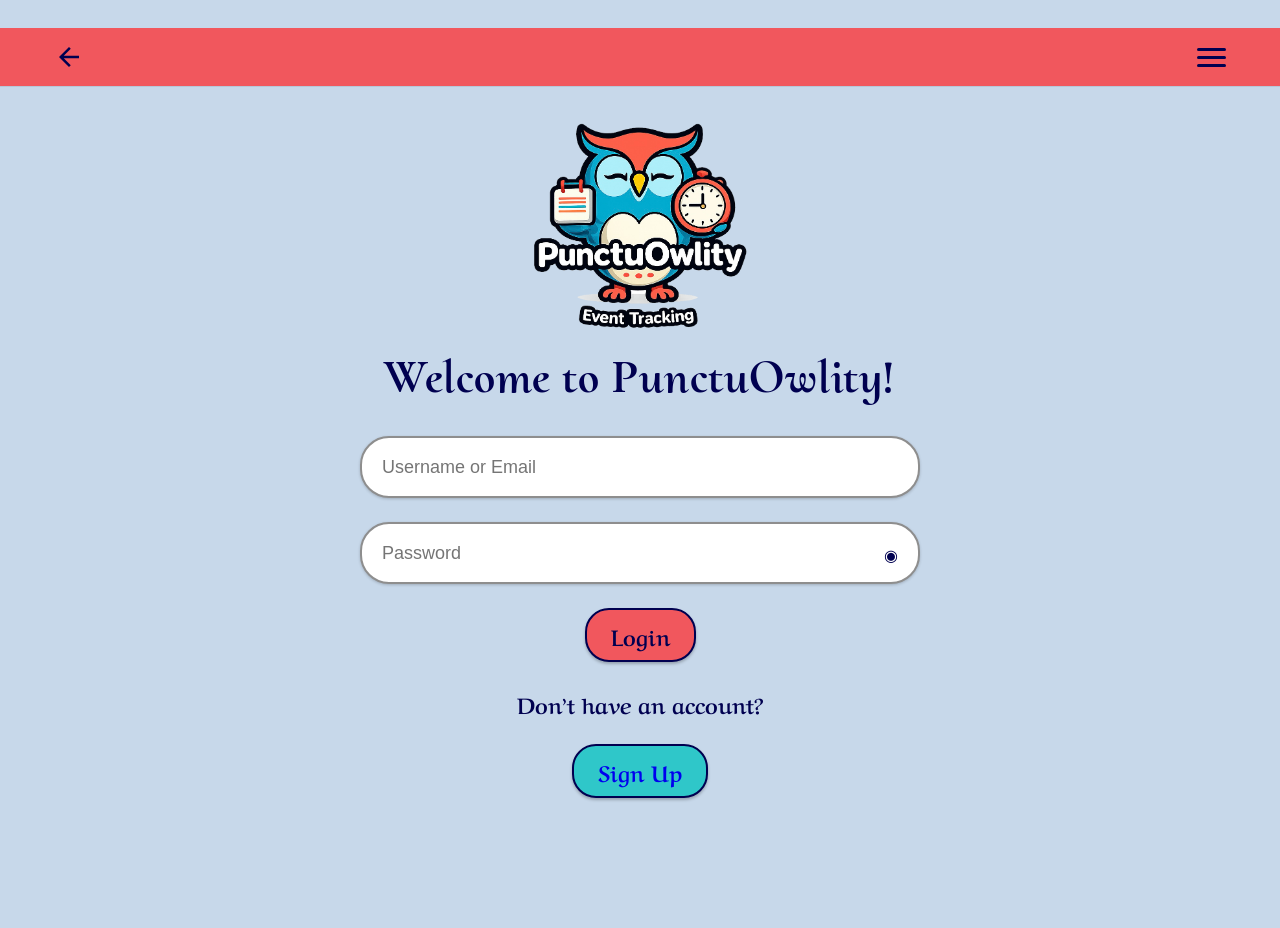
<file: index.html>
<!doctype html>
<html lang="en">
<head>
  <meta charset="utf-8">
  <meta name="viewport" content="width=device-width,initial-scale=1">
  <title>Login | PunctuOwlity</title>
  <link rel="stylesheet" href="styles.css">
</head>
<body data-page="login">
  <header class="topbar"><button class="icon-button back" aria-label="Go back">←</button><div class="topbar-menu"><button class="menu-button" type="button" aria-label="Open page menu" aria-expanded="false"><span></span><span></span><span></span></button><nav class="menu-panel" aria-label="Project pages"><a href="case-study.html">Case Study</a><a href="articles.html">Articles</a></nav></div></header>
  <main class="auth-page">
    <div class="logo" role="img" aria-label="PunctuOwlity logo"></div>
    <h1>Welcome to PunctuOwlity!</h1>
    <form id="loginForm" class="form-card" novalidate>
      <label class="field"><span class="sr-only">Username or email</span><input id="editUsername" type="text" autocomplete="username" placeholder="Username or Email" required></label>
      <label class="field password-field"><span class="sr-only">Password</span><input id="editPassword" type="password" autocomplete="current-password" placeholder="Password" required><button type="button" class="toggle-password" aria-label="Show password">◉</button></label>
      <button class="button coral" type="submit">Login</button>
      <p>Don’t have an account?</p>
      <a class="button turquoise" href="signup.html">Sign Up</a>
    </form>
  </main>
  <script src="app.js"></script>
</body>
</html>
</file>
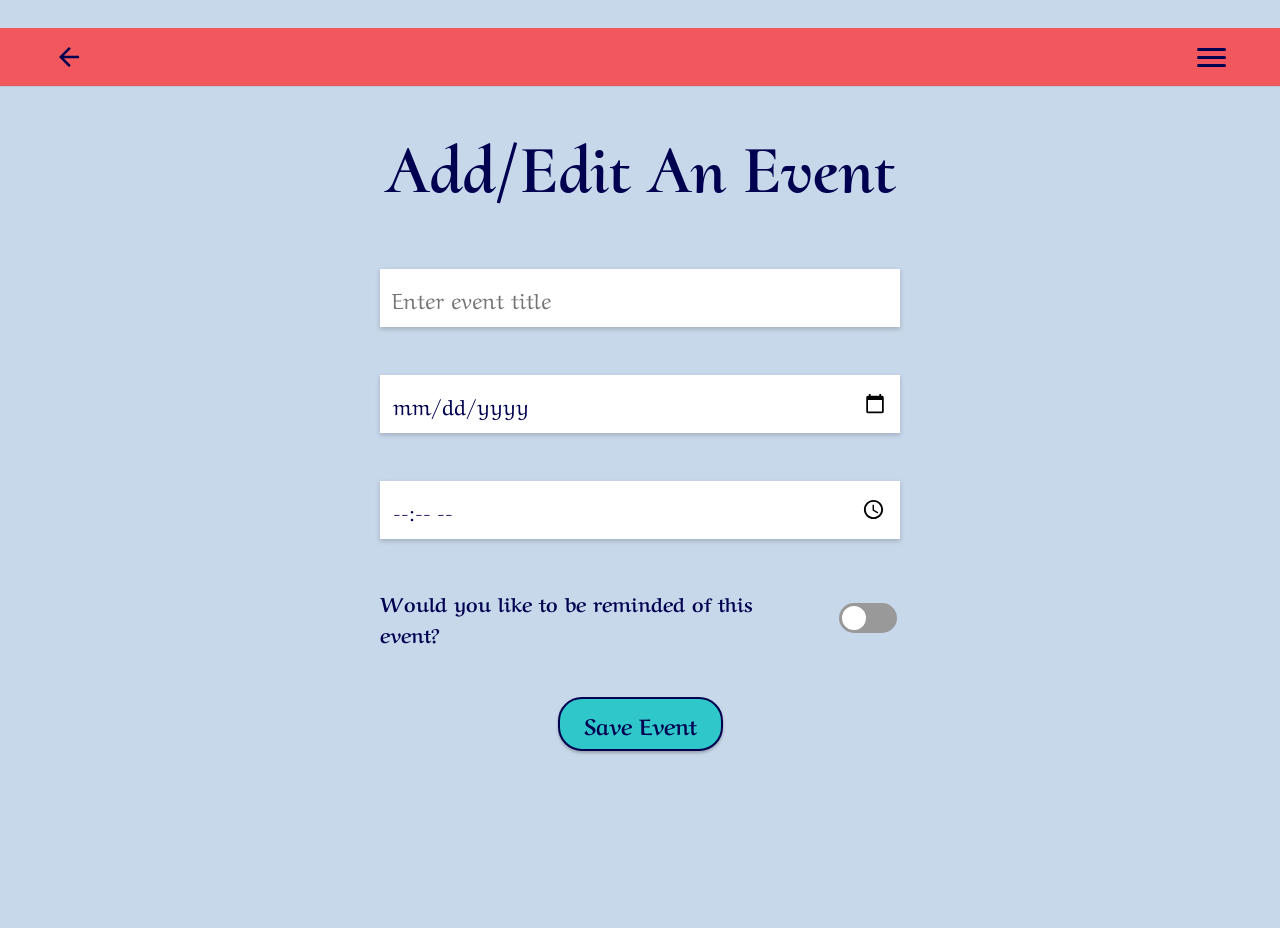
<file: add-event.html>
<!doctype html><html lang="en"><head><meta charset="utf-8"><meta name="viewport" content="width=device-width,initial-scale=1"><title>Add/Edit An Event | PunctuOwlity</title><link rel="stylesheet" href="styles.css"></head><body data-page="add"><header class="topbar"><button class="icon-button back" aria-label="Go back">←</button></header><main class="event-form-page"><h1>Add/Edit An Event</h1><form id="eventForm"><label class="plain-field"><span class="sr-only">Event title</span><input id="eventTitle" placeholder="Enter event title" required></label><label class="plain-field"><span class="sr-only">Event date</span><input id="eventDate" type="date" required></label><label class="plain-field"><span class="sr-only">Event time</span><input id="eventTime" type="time"></label><label class="switch-row"><span>Would you like to be reminded of this event?</span><input id="eventAlert" type="checkbox" role="switch"></label><button class="button turquoise" type="submit">Save Event</button></form></main><script src="app.js"></script></body></html>
</file>
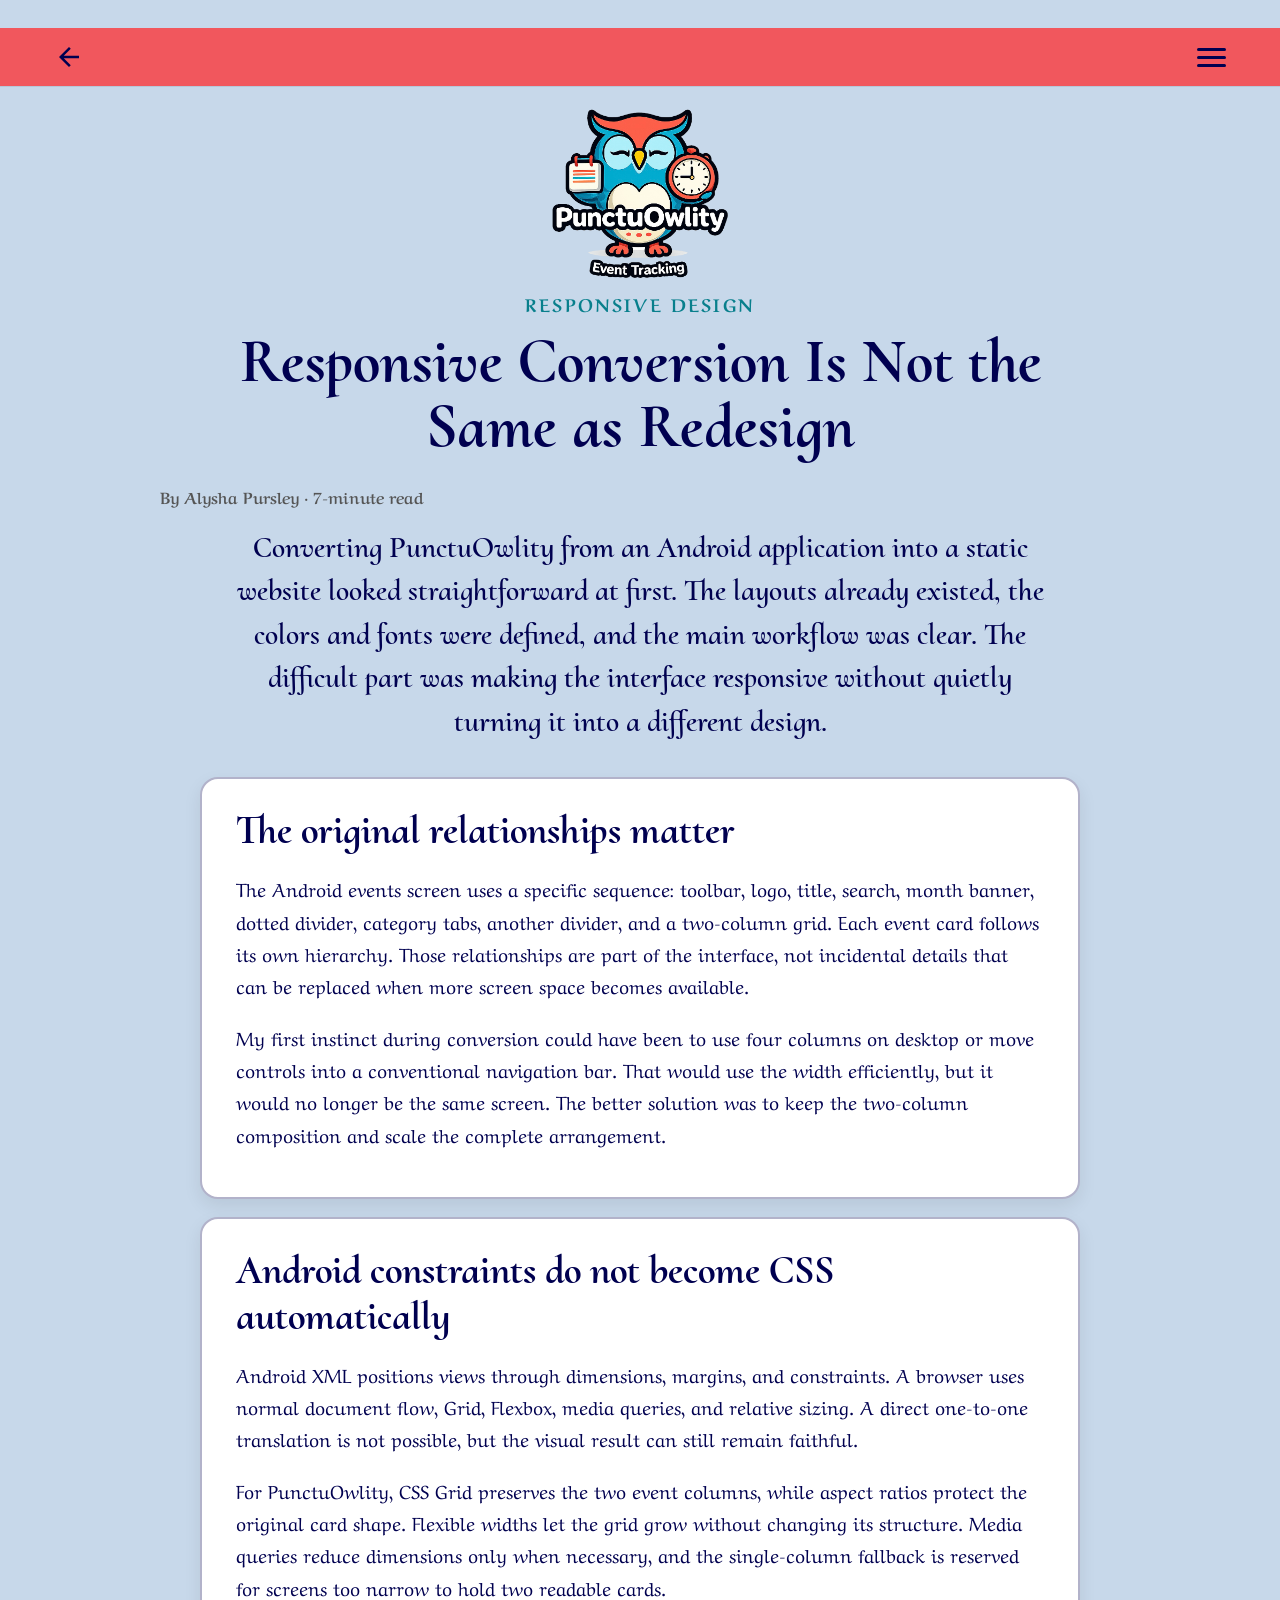
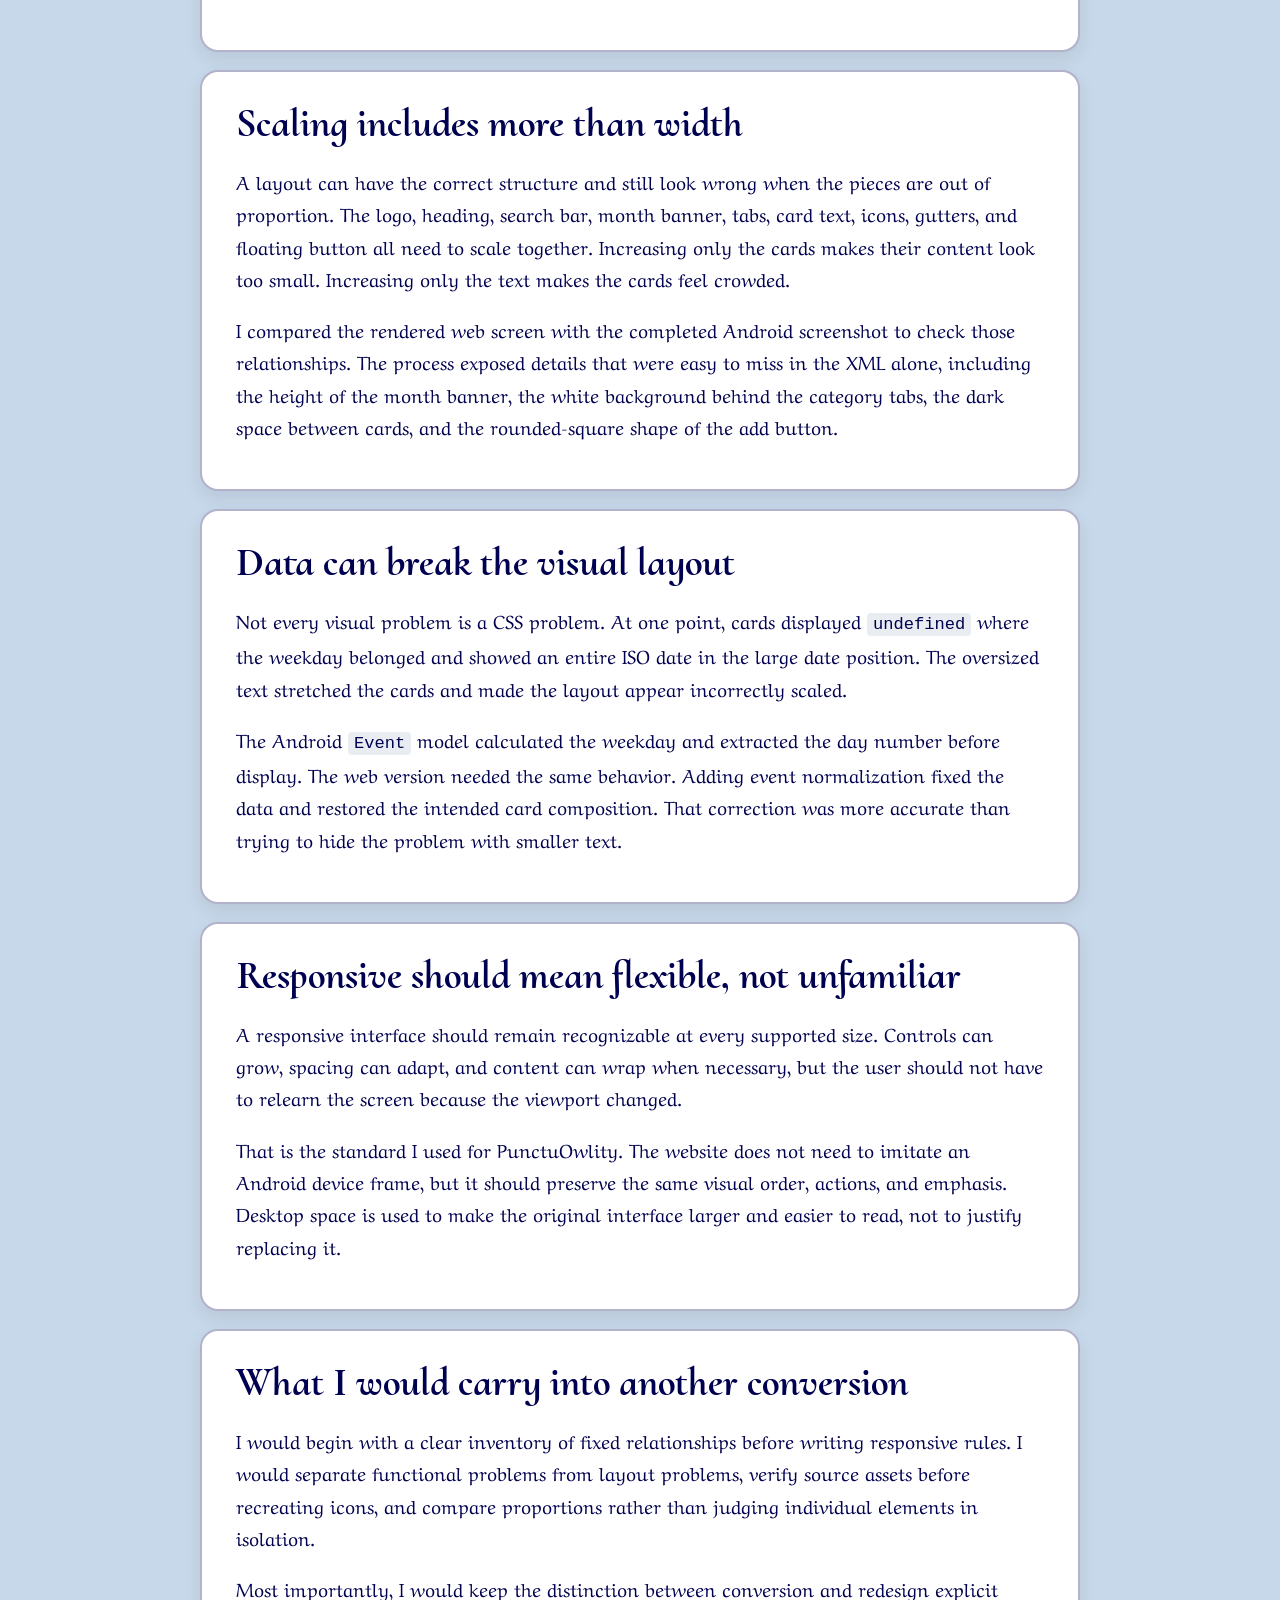
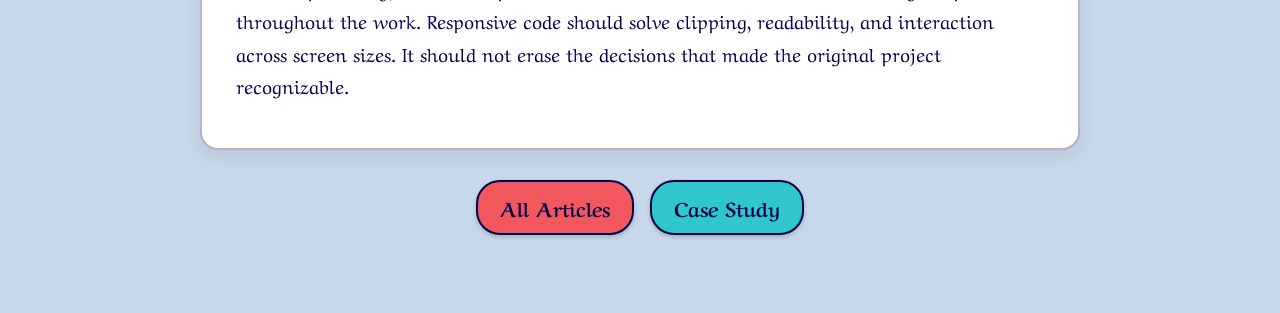
<file: article-responsive-conversion.html>
<!doctype html>
<html lang="en"><head><meta charset="utf-8"><meta name="viewport" content="width=device-width,initial-scale=1"><title>Responsive Conversion Is Not the Same as Redesign</title><link rel="stylesheet" href="styles.css"></head>
<body data-page="content"><header class="topbar"><button class="icon-button back" aria-label="Go back">←</button></header><main class="content-page article-page">
  <div class="logo" role="img" aria-label="PunctuOwlity logo"></div><p class="eyebrow">Responsive Design</p><h1>Responsive Conversion Is Not the Same as Redesign</h1><p class="article-meta">By Alysha Pursley · 7-minute read</p>
  <p class="lead">Converting PunctuOwlity from an Android application into a static website looked straightforward at first. The layouts already existed, the colors and fonts were defined, and the main workflow was clear. The difficult part was making the interface responsive without quietly turning it into a different design.</p>
  <section><h2>The original relationships matter</h2><p>The Android events screen uses a specific sequence: toolbar, logo, title, search, month banner, dotted divider, category tabs, another divider, and a two-column grid. Each event card follows its own hierarchy. Those relationships are part of the interface, not incidental details that can be replaced when more screen space becomes available.</p><p>My first instinct during conversion could have been to use four columns on desktop or move controls into a conventional navigation bar. That would use the width efficiently, but it would no longer be the same screen. The better solution was to keep the two-column composition and scale the complete arrangement.</p></section>
  <section><h2>Android constraints do not become CSS automatically</h2><p>Android XML positions views through dimensions, margins, and constraints. A browser uses normal document flow, Grid, Flexbox, media queries, and relative sizing. A direct one-to-one translation is not possible, but the visual result can still remain faithful.</p><p>For PunctuOwlity, CSS Grid preserves the two event columns, while aspect ratios protect the original card shape. Flexible widths let the grid grow without changing its structure. Media queries reduce dimensions only when necessary, and the single-column fallback is reserved for screens too narrow to hold two readable cards.</p></section>
  <section><h2>Scaling includes more than width</h2><p>A layout can have the correct structure and still look wrong when the pieces are out of proportion. The logo, heading, search bar, month banner, tabs, card text, icons, gutters, and floating button all need to scale together. Increasing only the cards makes their content look too small. Increasing only the text makes the cards feel crowded.</p><p>I compared the rendered web screen with the completed Android screenshot to check those relationships. The process exposed details that were easy to miss in the XML alone, including the height of the month banner, the white background behind the category tabs, the dark space between cards, and the rounded-square shape of the add button.</p></section>
  <section><h2>Data can break the visual layout</h2><p>Not every visual problem is a CSS problem. At one point, cards displayed <code>undefined</code> where the weekday belonged and showed an entire ISO date in the large date position. The oversized text stretched the cards and made the layout appear incorrectly scaled.</p><p>The Android <code>Event</code> model calculated the weekday and extracted the day number before display. The web version needed the same behavior. Adding event normalization fixed the data and restored the intended card composition. That correction was more accurate than trying to hide the problem with smaller text.</p></section>
  <section><h2>Responsive should mean flexible, not unfamiliar</h2><p>A responsive interface should remain recognizable at every supported size. Controls can grow, spacing can adapt, and content can wrap when necessary, but the user should not have to relearn the screen because the viewport changed.</p><p>That is the standard I used for PunctuOwlity. The website does not need to imitate an Android device frame, but it should preserve the same visual order, actions, and emphasis. Desktop space is used to make the original interface larger and easier to read, not to justify replacing it.</p></section>
  <section><h2>What I would carry into another conversion</h2><p>I would begin with a clear inventory of fixed relationships before writing responsive rules. I would separate functional problems from layout problems, verify source assets before recreating icons, and compare proportions rather than judging individual elements in isolation.</p><p>Most importantly, I would keep the distinction between conversion and redesign explicit throughout the work. Responsive code should solve clipping, readability, and interaction across screen sizes. It should not erase the decisions that made the original project recognizable.</p></section>
  <nav class="content-nav"><a href="articles.html">All Articles</a><a href="case-study.html">Case Study</a></nav>
</main><script src="app.js"></script></body></html>
</file>
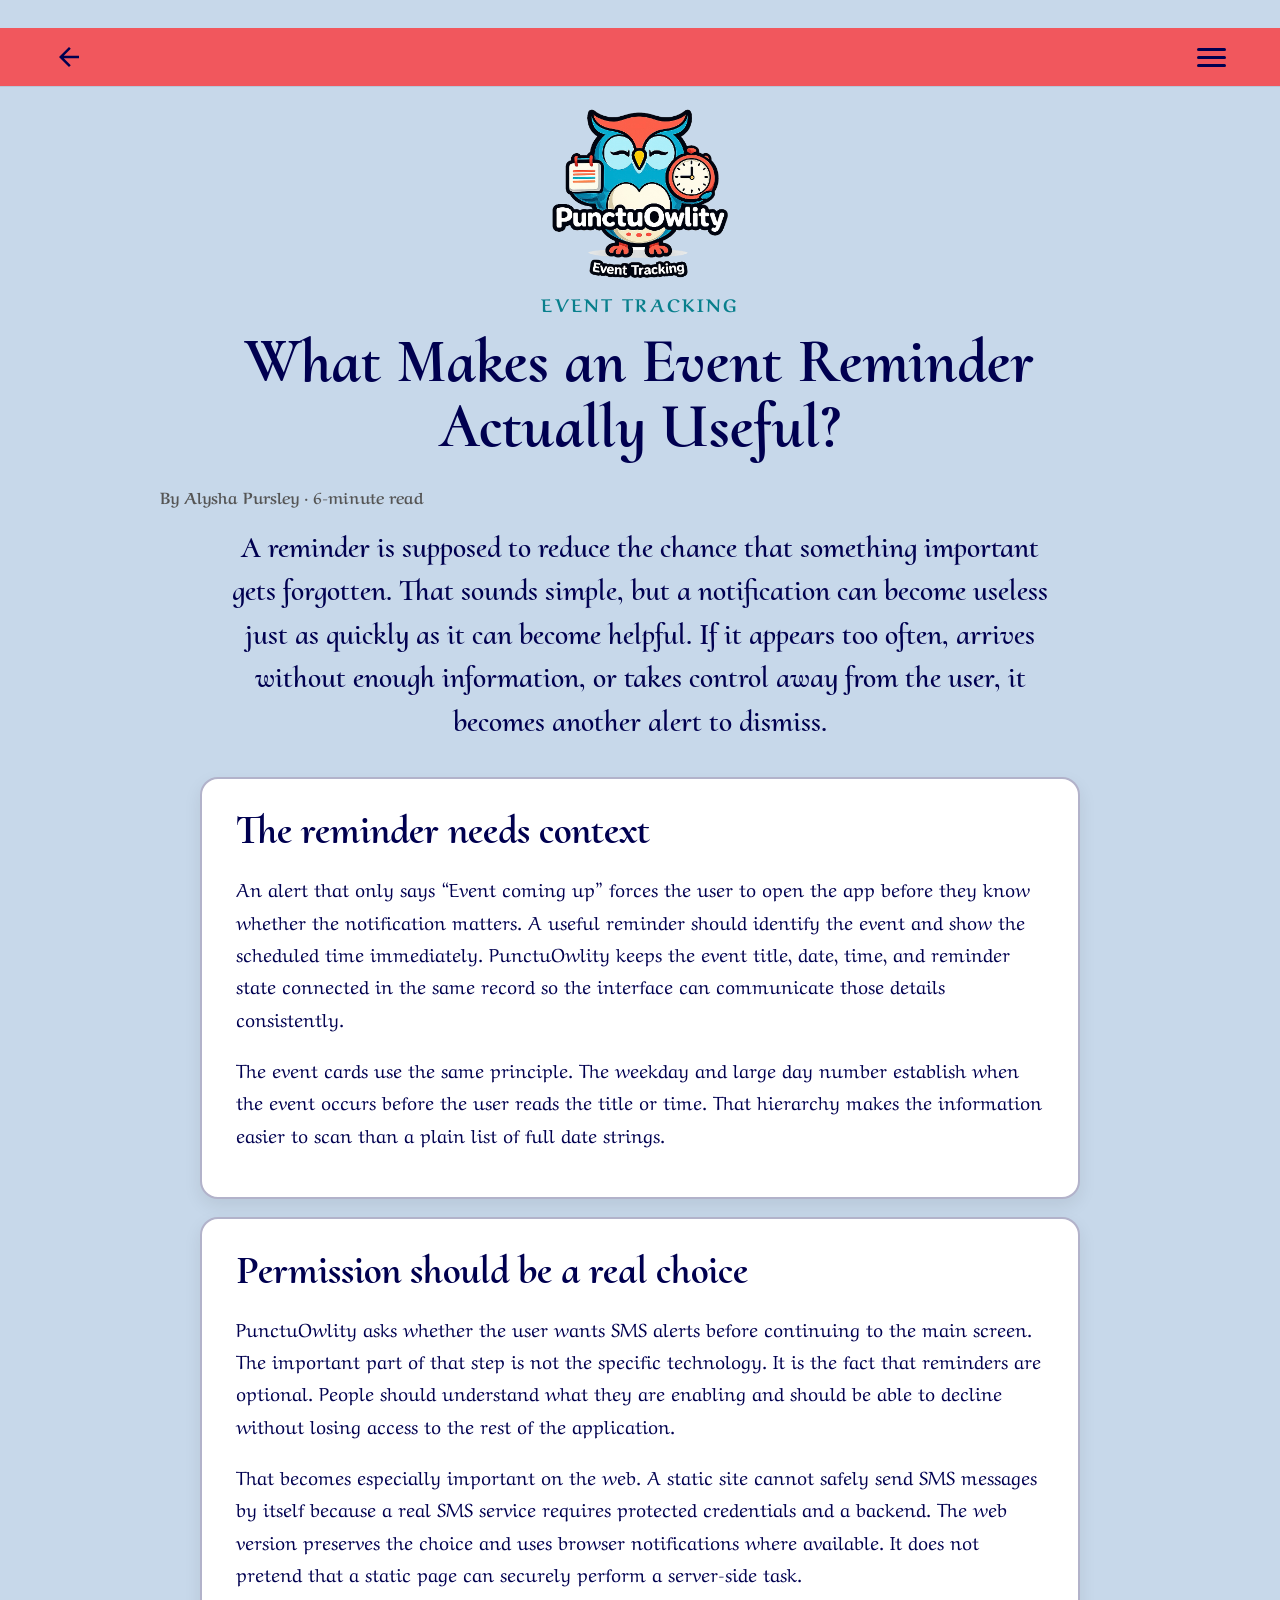
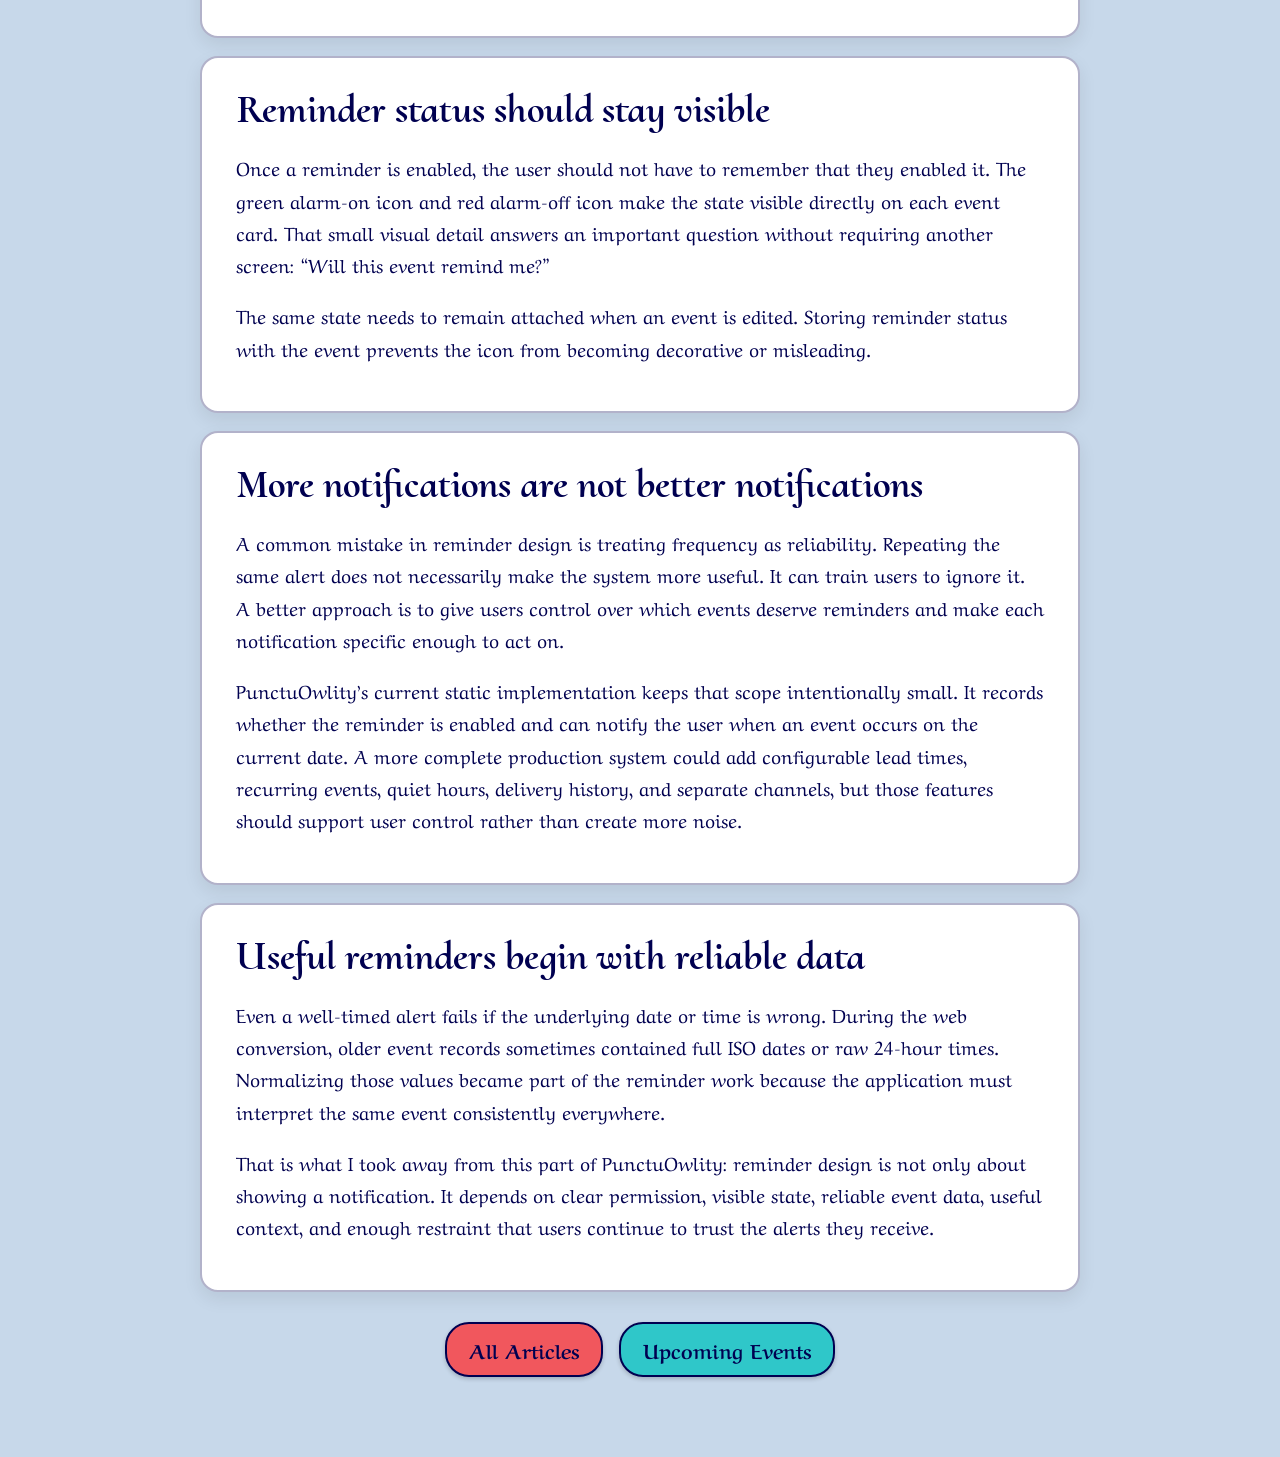
<file: article-useful-reminders.html>
<!doctype html>
<html lang="en"><head><meta charset="utf-8"><meta name="viewport" content="width=device-width,initial-scale=1"><title>What Makes an Event Reminder Actually Useful?</title><link rel="stylesheet" href="styles.css"></head>
<body data-page="content"><header class="topbar"><button class="icon-button back" aria-label="Go back">←</button></header><main class="content-page article-page">
  <div class="logo" role="img" aria-label="PunctuOwlity logo"></div><p class="eyebrow">Event Tracking</p><h1>What Makes an Event Reminder Actually Useful?</h1><p class="article-meta">By Alysha Pursley · 6-minute read</p>
  <p class="lead">A reminder is supposed to reduce the chance that something important gets forgotten. That sounds simple, but a notification can become useless just as quickly as it can become helpful. If it appears too often, arrives without enough information, or takes control away from the user, it becomes another alert to dismiss.</p>
  <section><h2>The reminder needs context</h2><p>An alert that only says “Event coming up” forces the user to open the app before they know whether the notification matters. A useful reminder should identify the event and show the scheduled time immediately. PunctuOwlity keeps the event title, date, time, and reminder state connected in the same record so the interface can communicate those details consistently.</p><p>The event cards use the same principle. The weekday and large day number establish when the event occurs before the user reads the title or time. That hierarchy makes the information easier to scan than a plain list of full date strings.</p></section>
  <section><h2>Permission should be a real choice</h2><p>PunctuOwlity asks whether the user wants SMS alerts before continuing to the main screen. The important part of that step is not the specific technology. It is the fact that reminders are optional. People should understand what they are enabling and should be able to decline without losing access to the rest of the application.</p><p>That becomes especially important on the web. A static site cannot safely send SMS messages by itself because a real SMS service requires protected credentials and a backend. The web version preserves the choice and uses browser notifications where available. It does not pretend that a static page can securely perform a server-side task.</p></section>
  <section><h2>Reminder status should stay visible</h2><p>Once a reminder is enabled, the user should not have to remember that they enabled it. The green alarm-on icon and red alarm-off icon make the state visible directly on each event card. That small visual detail answers an important question without requiring another screen: “Will this event remind me?”</p><p>The same state needs to remain attached when an event is edited. Storing reminder status with the event prevents the icon from becoming decorative or misleading.</p></section>
  <section><h2>More notifications are not better notifications</h2><p>A common mistake in reminder design is treating frequency as reliability. Repeating the same alert does not necessarily make the system more useful. It can train users to ignore it. A better approach is to give users control over which events deserve reminders and make each notification specific enough to act on.</p><p>PunctuOwlity’s current static implementation keeps that scope intentionally small. It records whether the reminder is enabled and can notify the user when an event occurs on the current date. A more complete production system could add configurable lead times, recurring events, quiet hours, delivery history, and separate channels, but those features should support user control rather than create more noise.</p></section>
  <section><h2>Useful reminders begin with reliable data</h2><p>Even a well-timed alert fails if the underlying date or time is wrong. During the web conversion, older event records sometimes contained full ISO dates or raw 24-hour times. Normalizing those values became part of the reminder work because the application must interpret the same event consistently everywhere.</p><p>That is what I took away from this part of PunctuOwlity: reminder design is not only about showing a notification. It depends on clear permission, visible state, reliable event data, useful context, and enough restraint that users continue to trust the alerts they receive.</p></section>
  <nav class="content-nav"><a href="articles.html">All Articles</a><a href="events.html">Upcoming Events</a></nav>
</main><script src="app.js"></script></body></html>
</file>
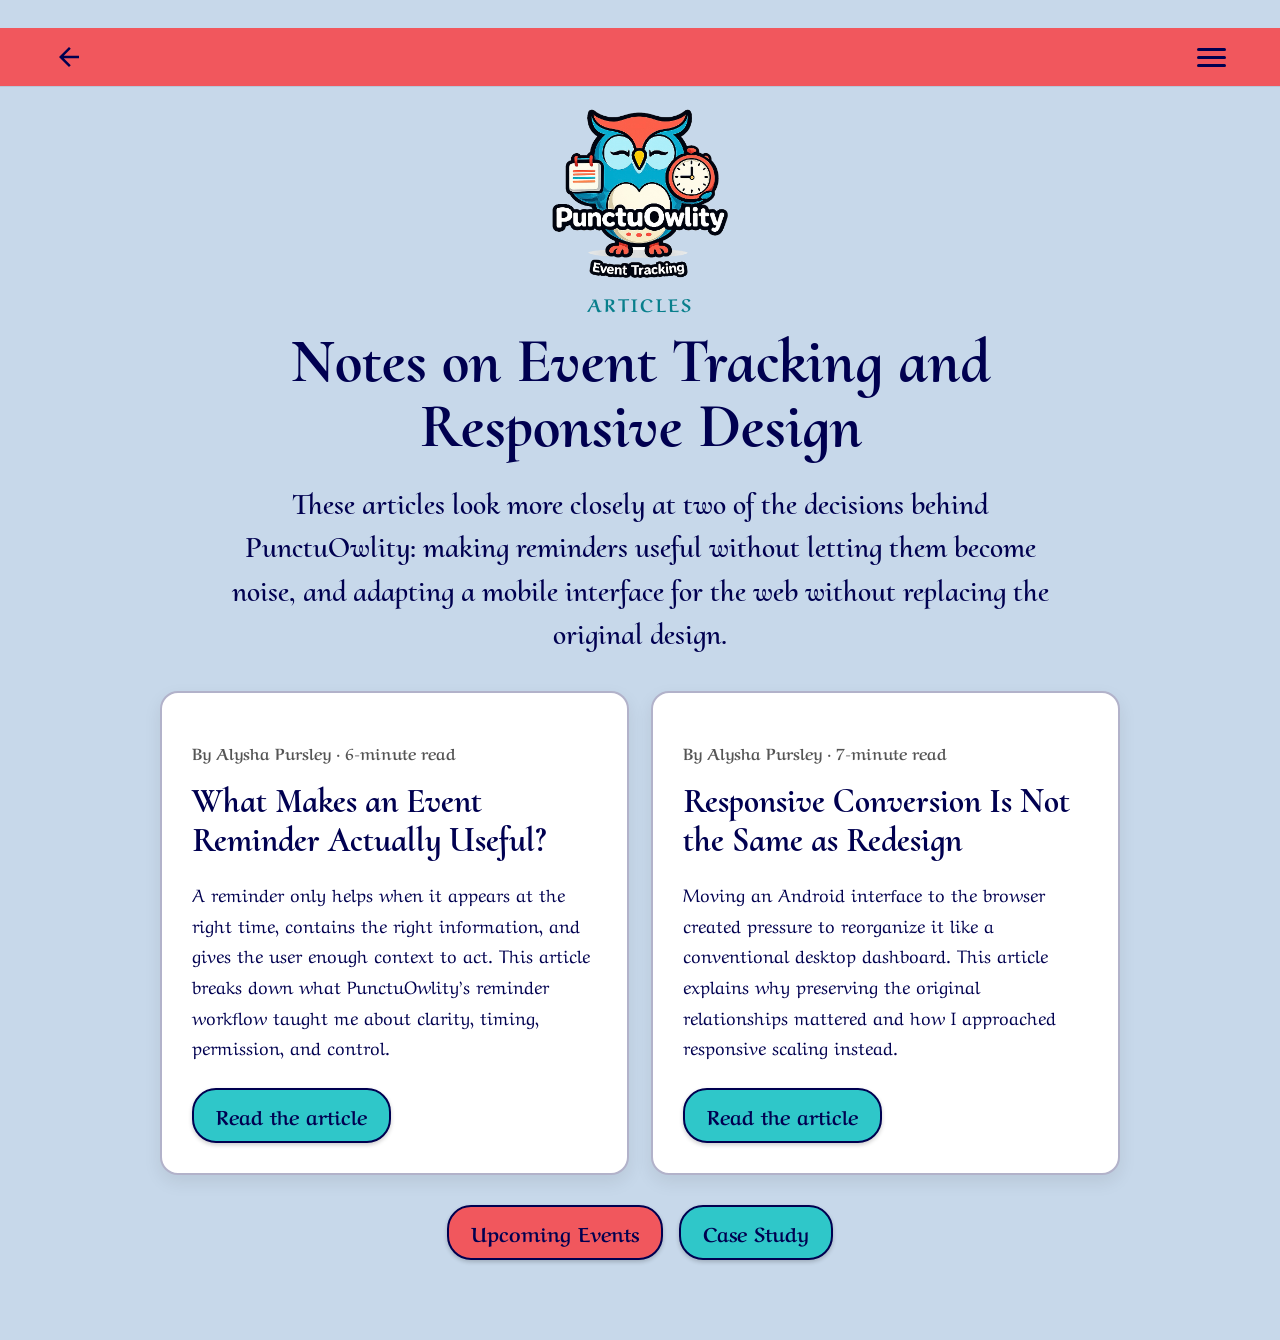
<file: articles.html>
<!doctype html>
<html lang="en">
<head><meta charset="utf-8"><meta name="viewport" content="width=device-width,initial-scale=1"><title>PunctuOwlity Articles</title><link rel="stylesheet" href="styles.css"></head>
<body data-page="content">
  <header class="topbar"><button class="icon-button back" aria-label="Go back">←</button><div class="topbar-menu"><button class="menu-button" type="button" aria-label="Open page menu" aria-expanded="false"><span></span><span></span><span></span></button><nav class="menu-panel" aria-label="Project pages"><a href="case-study.html">Case Study</a><a href="articles.html">Articles</a></nav></div></header>
  <main class="content-page">
    <div class="logo" role="img" aria-label="PunctuOwlity logo"></div>
    <p class="eyebrow">Articles</p><h1>Notes on Event Tracking and Responsive Design</h1>
    <p class="lead">These articles look more closely at two of the decisions behind PunctuOwlity: making reminders useful without letting them become noise, and adapting a mobile interface for the web without replacing the original design.</p>
    <section class="article-list">
      <article class="article-preview"><p class="article-meta">By Alysha Pursley · 6-minute read</p><h2>What Makes an Event Reminder Actually Useful?</h2><p>A reminder only helps when it appears at the right time, contains the right information, and gives the user enough context to act. This article breaks down what PunctuOwlity’s reminder workflow taught me about clarity, timing, permission, and control.</p><a class="read-link" href="article-useful-reminders.html">Read the article</a></article>
      <article class="article-preview"><p class="article-meta">By Alysha Pursley · 7-minute read</p><h2>Responsive Conversion Is Not the Same as Redesign</h2><p>Moving an Android interface to the browser created pressure to reorganize it like a conventional desktop dashboard. This article explains why preserving the original relationships mattered and how I approached responsive scaling instead.</p><a class="read-link" href="article-responsive-conversion.html">Read the article</a></article>
    </section>
    <nav class="content-nav"><a href="events.html">Upcoming Events</a><a href="case-study.html">Case Study</a></nav>
  </main><script src="app.js"></script>
</body></html>
</file>
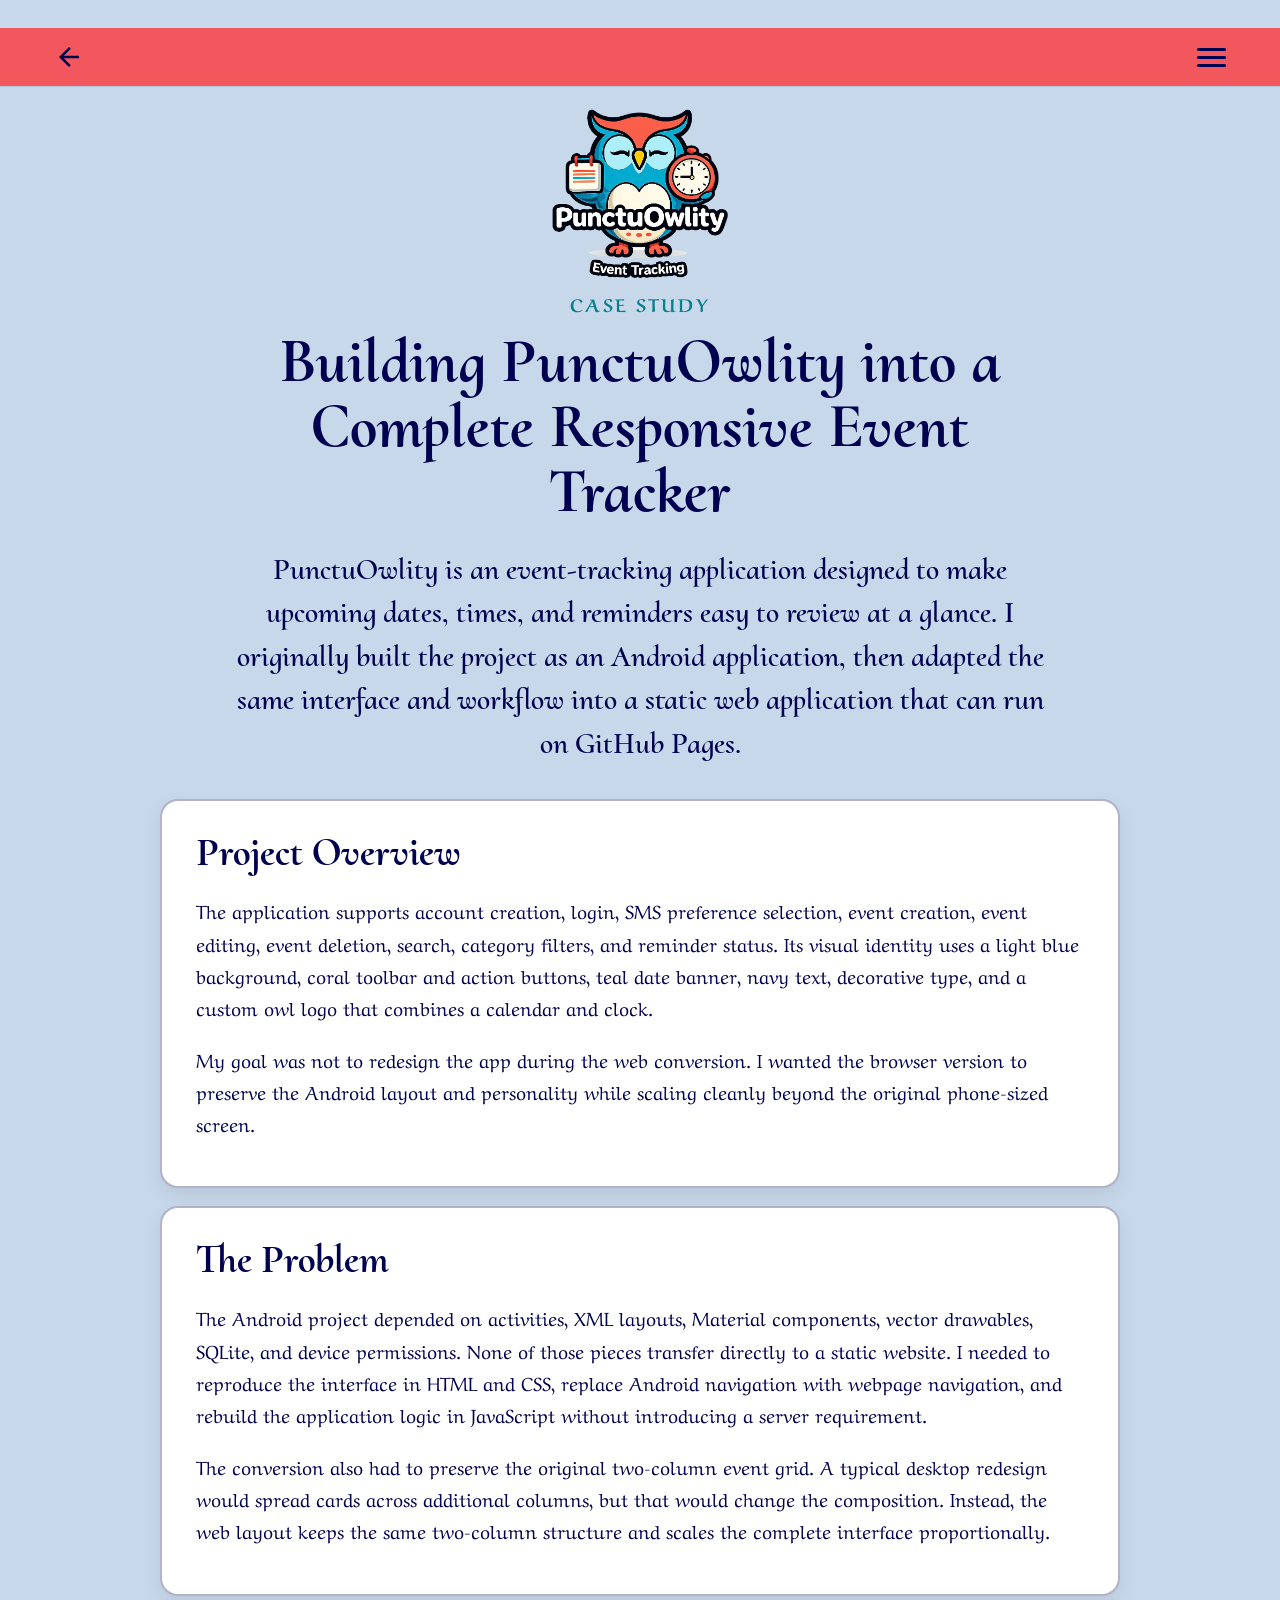
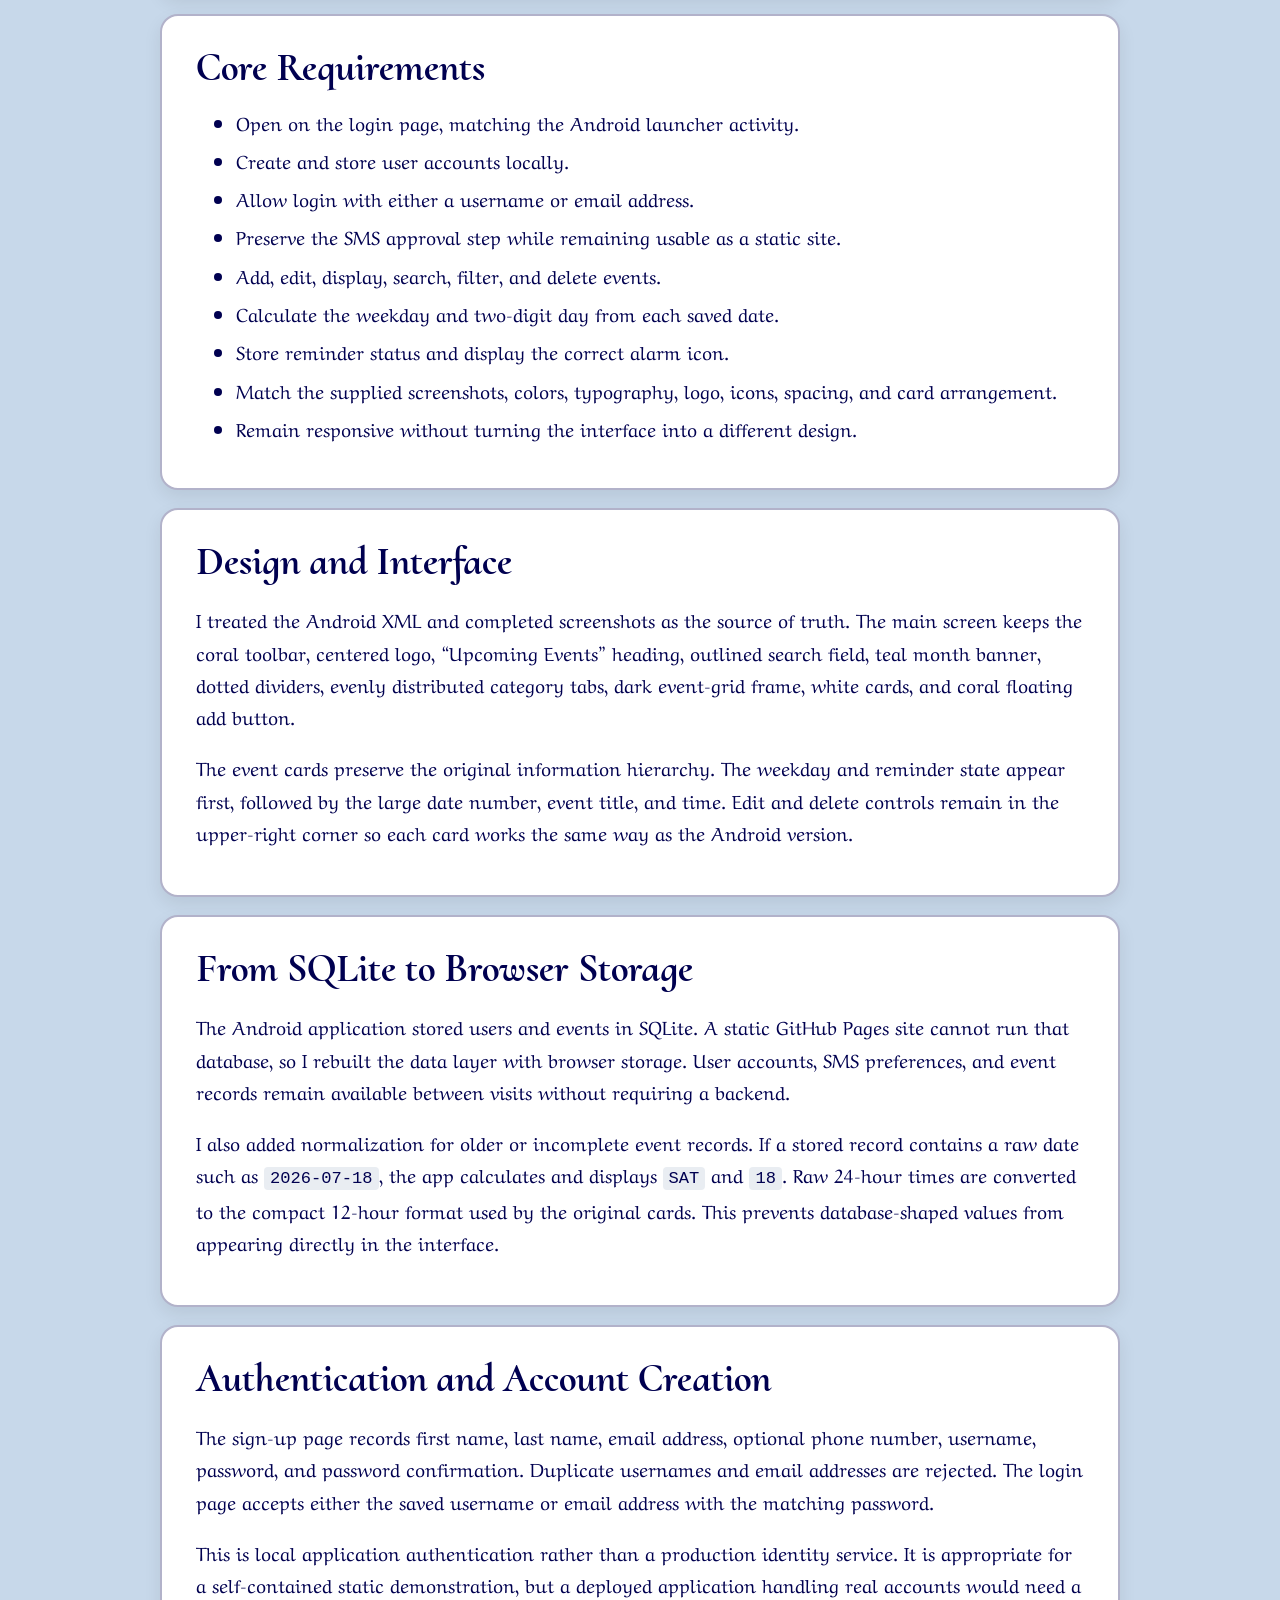
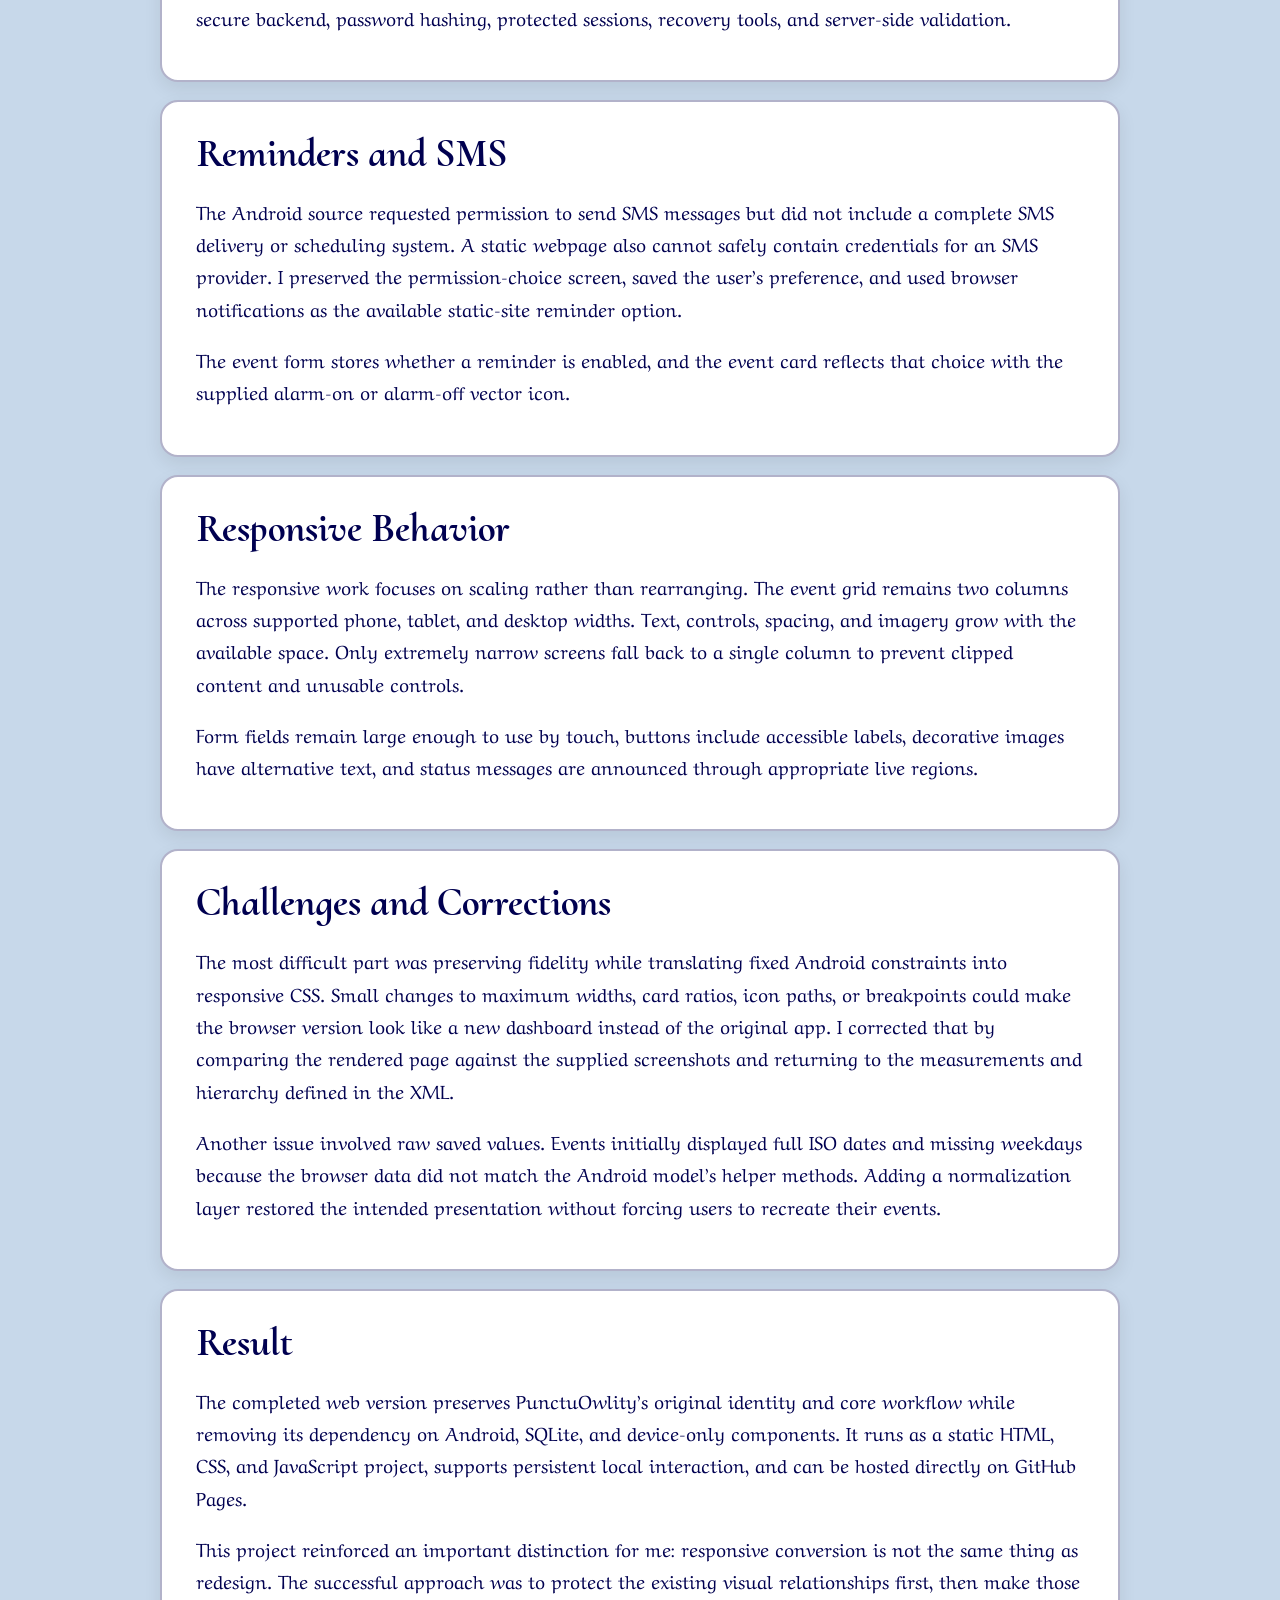
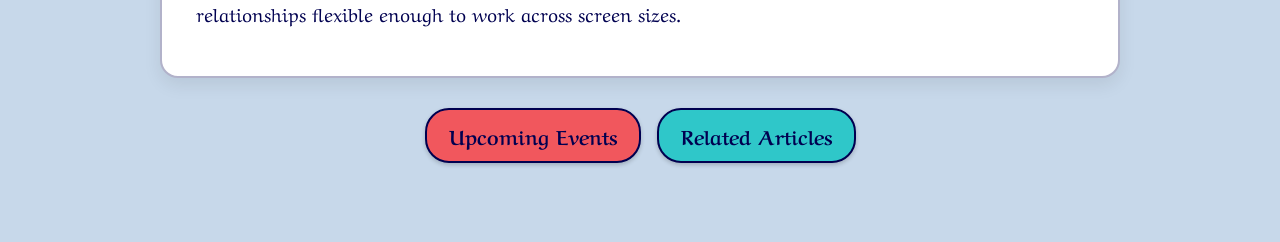
<file: case-study.html>
<!doctype html>
<html lang="en">
<head><meta charset="utf-8"><meta name="viewport" content="width=device-width,initial-scale=1"><title>PunctuOwlity Case Study</title><link rel="stylesheet" href="styles.css"></head>
<body data-page="content">
  <header class="topbar"><button class="icon-button back" aria-label="Go back">←</button><div class="topbar-menu"><button class="menu-button" type="button" aria-label="Open page menu" aria-expanded="false"><span></span><span></span><span></span></button><nav class="menu-panel" aria-label="Project pages"><a href="case-study.html">Case Study</a><a href="articles.html">Articles</a></nav></div></header>
  <main class="content-page">
    <div class="logo" role="img" aria-label="PunctuOwlity logo"></div>
    <p class="eyebrow">Case Study</p>
    <h1>Building PunctuOwlity into a Complete Responsive Event Tracker</h1>
    <p class="lead">PunctuOwlity is an event-tracking application designed to make upcoming dates, times, and reminders easy to review at a glance. I originally built the project as an Android application, then adapted the same interface and workflow into a static web application that can run on GitHub Pages.</p>

    <section><h2>Project Overview</h2><p>The application supports account creation, login, SMS preference selection, event creation, event editing, event deletion, search, category filters, and reminder status. Its visual identity uses a light blue background, coral toolbar and action buttons, teal date banner, navy text, decorative type, and a custom owl logo that combines a calendar and clock.</p><p>My goal was not to redesign the app during the web conversion. I wanted the browser version to preserve the Android layout and personality while scaling cleanly beyond the original phone-sized screen.</p></section>

    <section><h2>The Problem</h2><p>The Android project depended on activities, XML layouts, Material components, vector drawables, SQLite, and device permissions. None of those pieces transfer directly to a static website. I needed to reproduce the interface in HTML and CSS, replace Android navigation with webpage navigation, and rebuild the application logic in JavaScript without introducing a server requirement.</p><p>The conversion also had to preserve the original two-column event grid. A typical desktop redesign would spread cards across additional columns, but that would change the composition. Instead, the web layout keeps the same two-column structure and scales the complete interface proportionally.</p></section>

    <section><h2>Core Requirements</h2><ul><li>Open on the login page, matching the Android launcher activity.</li><li>Create and store user accounts locally.</li><li>Allow login with either a username or email address.</li><li>Preserve the SMS approval step while remaining usable as a static site.</li><li>Add, edit, display, search, filter, and delete events.</li><li>Calculate the weekday and two-digit day from each saved date.</li><li>Store reminder status and display the correct alarm icon.</li><li>Match the supplied screenshots, colors, typography, logo, icons, spacing, and card arrangement.</li><li>Remain responsive without turning the interface into a different design.</li></ul></section>

    <section><h2>Design and Interface</h2><p>I treated the Android XML and completed screenshots as the source of truth. The main screen keeps the coral toolbar, centered logo, “Upcoming Events” heading, outlined search field, teal month banner, dotted dividers, evenly distributed category tabs, dark event-grid frame, white cards, and coral floating add button.</p><p>The event cards preserve the original information hierarchy. The weekday and reminder state appear first, followed by the large date number, event title, and time. Edit and delete controls remain in the upper-right corner so each card works the same way as the Android version.</p></section>

    <section><h2>From SQLite to Browser Storage</h2><p>The Android application stored users and events in SQLite. A static GitHub Pages site cannot run that database, so I rebuilt the data layer with browser storage. User accounts, SMS preferences, and event records remain available between visits without requiring a backend.</p><p>I also added normalization for older or incomplete event records. If a stored record contains a raw date such as <code>2026-07-18</code>, the app calculates and displays <code>SAT</code> and <code>18</code>. Raw 24-hour times are converted to the compact 12-hour format used by the original cards. This prevents database-shaped values from appearing directly in the interface.</p></section>

    <section><h2>Authentication and Account Creation</h2><p>The sign-up page records first name, last name, email address, optional phone number, username, password, and password confirmation. Duplicate usernames and email addresses are rejected. The login page accepts either the saved username or email address with the matching password.</p><p>This is local application authentication rather than a production identity service. It is appropriate for a self-contained static demonstration, but a deployed application handling real accounts would need a secure backend, password hashing, protected sessions, recovery tools, and server-side validation.</p></section>

    <section><h2>Reminders and SMS</h2><p>The Android source requested permission to send SMS messages but did not include a complete SMS delivery or scheduling system. A static webpage also cannot safely contain credentials for an SMS provider. I preserved the permission-choice screen, saved the user’s preference, and used browser notifications as the available static-site reminder option.</p><p>The event form stores whether a reminder is enabled, and the event card reflects that choice with the supplied alarm-on or alarm-off vector icon.</p></section>

    <section><h2>Responsive Behavior</h2><p>The responsive work focuses on scaling rather than rearranging. The event grid remains two columns across supported phone, tablet, and desktop widths. Text, controls, spacing, and imagery grow with the available space. Only extremely narrow screens fall back to a single column to prevent clipped content and unusable controls.</p><p>Form fields remain large enough to use by touch, buttons include accessible labels, decorative images have alternative text, and status messages are announced through appropriate live regions.</p></section>

    <section><h2>Challenges and Corrections</h2><p>The most difficult part was preserving fidelity while translating fixed Android constraints into responsive CSS. Small changes to maximum widths, card ratios, icon paths, or breakpoints could make the browser version look like a new dashboard instead of the original app. I corrected that by comparing the rendered page against the supplied screenshots and returning to the measurements and hierarchy defined in the XML.</p><p>Another issue involved raw saved values. Events initially displayed full ISO dates and missing weekdays because the browser data did not match the Android model’s helper methods. Adding a normalization layer restored the intended presentation without forcing users to recreate their events.</p></section>

    <section><h2>Result</h2><p>The completed web version preserves PunctuOwlity’s original identity and core workflow while removing its dependency on Android, SQLite, and device-only components. It runs as a static HTML, CSS, and JavaScript project, supports persistent local interaction, and can be hosted directly on GitHub Pages.</p><p>This project reinforced an important distinction for me: responsive conversion is not the same thing as redesign. The successful approach was to protect the existing visual relationships first, then make those relationships flexible enough to work across screen sizes.</p></section>

    <nav class="content-nav"><a href="events.html">Upcoming Events</a><a href="articles.html">Related Articles</a></nav>
  </main>
  <script src="app.js"></script>
</body>
</html>
</file>
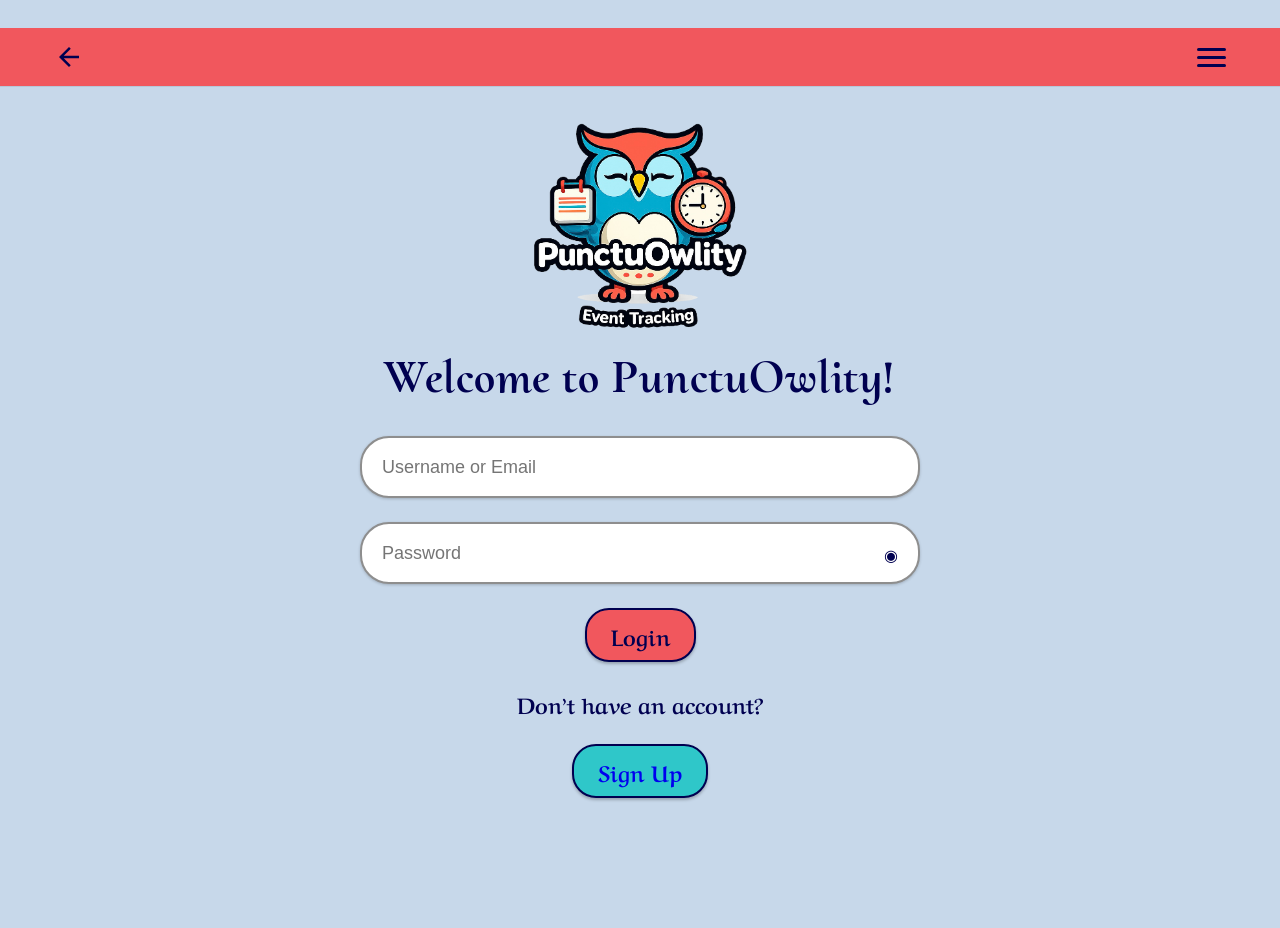
<file: events.html>
<!doctype html>
<html lang="en">
<head><meta charset="utf-8"><meta name="viewport" content="width=device-width,initial-scale=1"><title>PunctuOwlity</title><link rel="stylesheet" href="styles.css"></head>
<body data-page="main">
  <header class="topbar"><button class="icon-button back" aria-label="Go back">←</button><div class="topbar-menu"><button class="menu-button" type="button" aria-label="Open page menu" aria-expanded="false"><span></span><span></span><span></span></button><nav class="menu-panel" aria-label="Project pages"><a href="case-study.html">Case Study</a><a href="articles.html">Articles</a></nav></div></header>
  <main class="main-page">
    <div class="logo" role="img" aria-label="PunctuOwlity logo"></div>
    <h1>Upcoming Events</h1>
    <label class="search"><input id="eventSearch" type="search" placeholder="Search events..." aria-label="Search events"><span>⌕</span></label>
    <section class="date-banner"><span>April 2025</span></section>
    <div class="dotted"></div>
    <nav class="tabs" aria-label="Event categories"><button class="active" data-category="all">All Events</button><button data-category="birthday">Birthdays</button><button data-category="appointment">Appointments</button><button data-category="trip">Trips</button></nav>
    <div class="dotted"></div>
    <section id="eventsGrid" class="events-grid" aria-live="polite"></section>
    <div class="dotted end-divider"></div>
  </main>
  <a class="fab" href="add-event.html" aria-label="Add event">＋</a>
  <script src="app.js"></script>
</body>
</html>
</file>
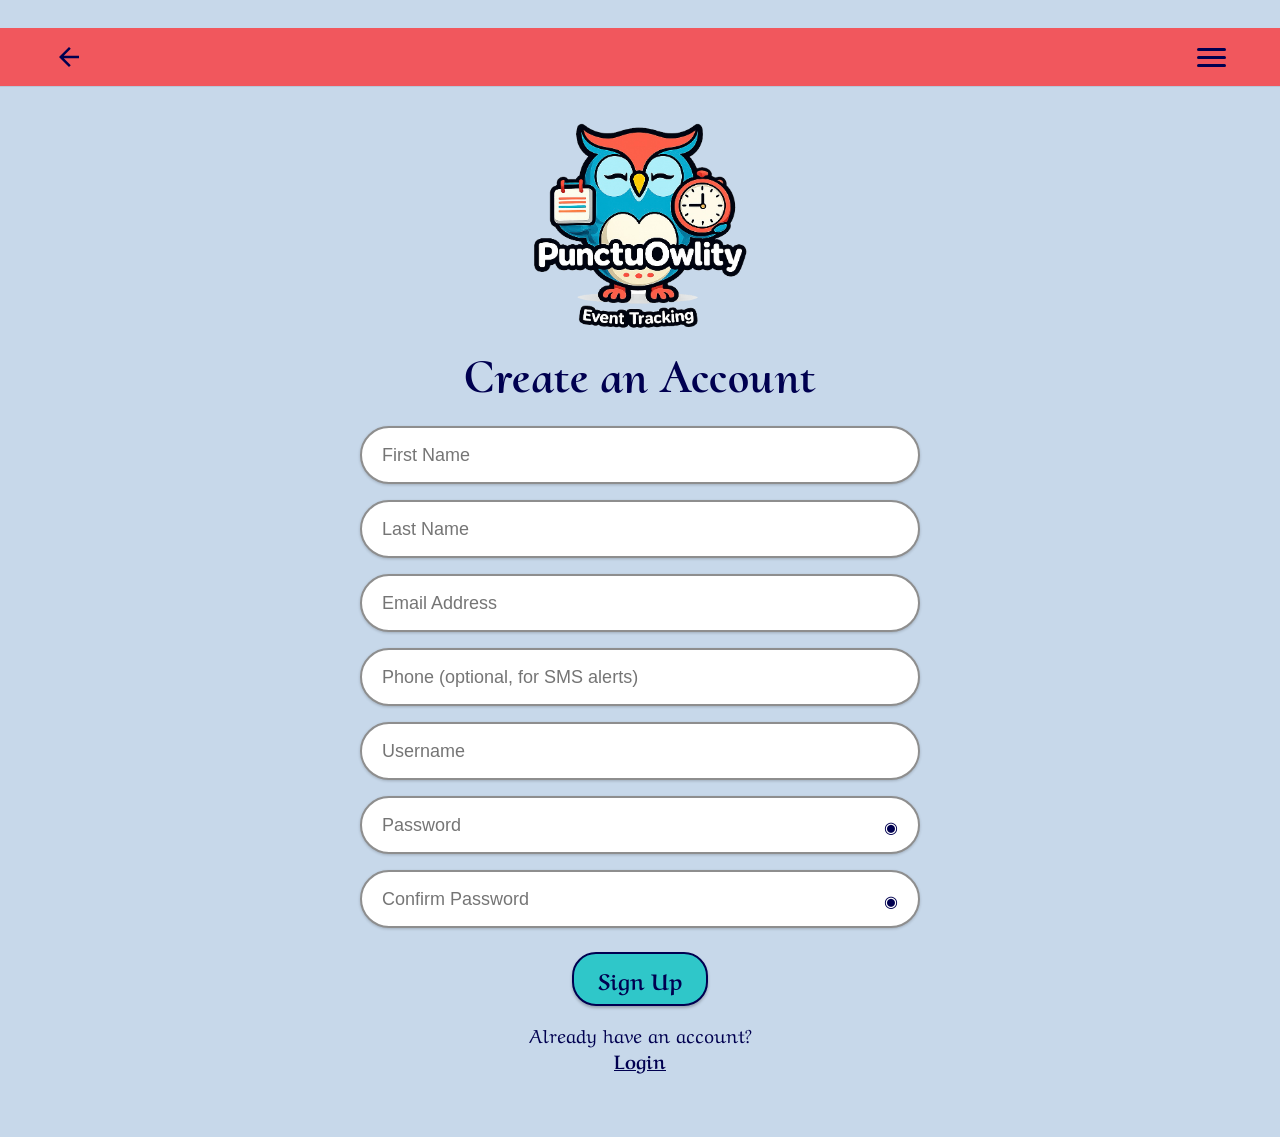
<file: signup.html>
<!doctype html>
<html lang="en">
<head>
  <meta charset="utf-8">
  <meta name="viewport" content="width=device-width,initial-scale=1">
  <title>Create an Account | PunctuOwlity</title>
  <link rel="stylesheet" href="styles.css">
</head>
<body data-page="signup">
  <header class="topbar">
    <button class="icon-button back" aria-label="Go back">←</button>
    <div class="topbar-menu"><button class="menu-button" type="button" aria-label="Open page menu" aria-expanded="false"><span></span><span></span><span></span></button><nav class="menu-panel" aria-label="Project pages"><a href="case-study.html">Case Study</a><a href="articles.html">Articles</a></nav></div>
  </header>
  <main class="auth-page signup-page">
    <div class="logo" role="img" aria-label="PunctuOwlity logo"></div>
    <h1>Create an Account</h1>
    <form id="signupForm" class="form-card">
      <label class="field"><span class="sr-only">First name</span><input id="firstName" autocomplete="given-name" placeholder="First Name" required></label>
      <label class="field"><span class="sr-only">Last name</span><input id="lastName" autocomplete="family-name" placeholder="Last Name" required></label>
      <label class="field"><span class="sr-only">Email address</span><input id="editEmail" type="email" autocomplete="email" placeholder="Email Address" required></label>
      <label class="field"><span class="sr-only">Phone number</span><input id="phone" type="tel" autocomplete="tel" placeholder="Phone (optional, for SMS alerts)"></label>
      <label class="field"><span class="sr-only">Username</span><input id="signupUsername" autocomplete="username" placeholder="Username" required></label>
      <label class="field password-field"><span class="sr-only">Password</span><input id="signupPassword" type="password" autocomplete="new-password" placeholder="Password" required><button type="button" class="toggle-password" aria-label="Show password">◉</button></label>
      <label class="field password-field"><span class="sr-only">Confirm password</span><input id="confirmPassword" type="password" autocomplete="new-password" placeholder="Confirm Password" required><button type="button" class="toggle-password" aria-label="Show password">◉</button></label>
      <button class="button turquoise" type="submit">Sign Up</button>
      <p class="account-prompt">Already have an account?<br><a href="index.html">Login</a></p>
      <p id="signupError" class="error" role="alert"></p>
    </form>
  </main>
  <script src="app.js"></script>
</body>
</html>
</file>
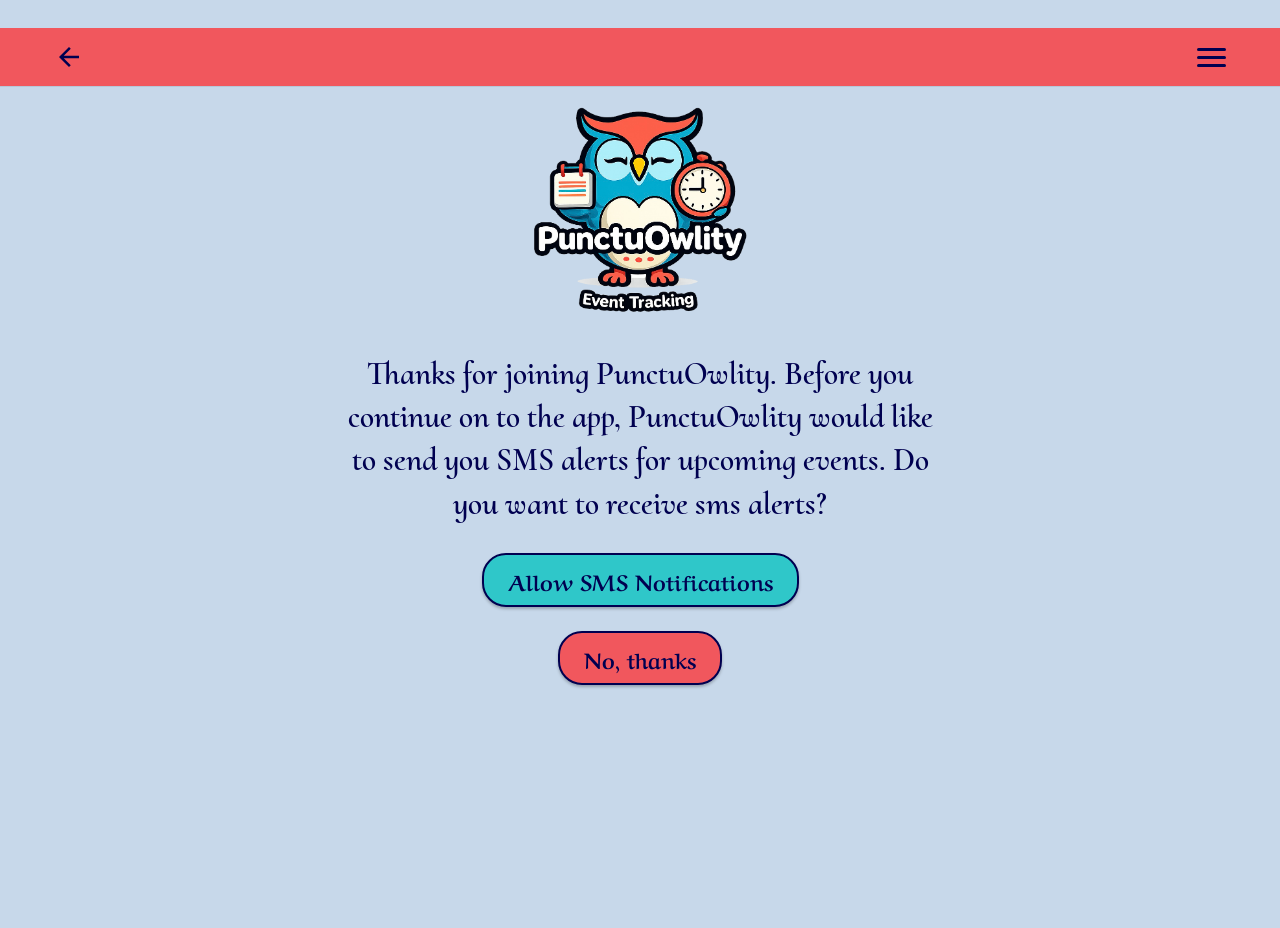
<file: sms.html>
<!doctype html><html lang="en"><head><meta charset="utf-8"><meta name="viewport" content="width=device-width,initial-scale=1"><title>SMS Alerts | PunctuOwlity</title><link rel="stylesheet" href="styles.css"></head><body data-page="sms"><header class="topbar"><button class="icon-button back" aria-label="Go back">←</button></header><main class="sms-page"><div class="logo" role="img" aria-label="PunctuOwlity logo"><span>🦉</span><b>PunctuOwlity</b><small>EVENT TRACKING</small></div><p class="permission">Thanks for joining PunctuOwlity. Before you continue on to the app, PunctuOwlity would like to send you SMS alerts for upcoming events. Do you want to receive sms alerts?</p><button class="button turquoise sms-choice" data-sms="allowed">Allow SMS Notifications</button><button class="button coral sms-choice" data-sms="denied">No, thanks</button></main><script src="app.js"></script></body></html>
</file>
<file: styles.css>
@import url('https://fonts.googleapis.com/css2?family=Aref+Ruqaa:wght@400;700&family=Berkshire+Swash&family=Cormorant+Upright:wght@600;700&display=swap');
:root{--navy:#000050;--coral:#ec5b5b;--turquoise:#33cccc;--page:#dceef7;--white:#fff;--grid:#4f4f4f;--scale:1.2}*{box-sizing:border-box}html{color:var(--navy);background:var(--page);font-family:'Aref Ruqaa',serif}body{margin:0;min-height:100vh;background:rgba(187,222,251,.53)}button,input{font:inherit;color:inherit}.topbar{height:58px;margin-top:28px;background:var(--coral);position:relative}.icon-button{width:58px;height:58px;border:0;background:transparent;font:700 34px/1 sans-serif;cursor:pointer}.back{position:absolute;left:max(8px,calc((100% - 1200px)/2));top:0}.logo{width:192px;height:192px;margin:0 auto;display:flex;flex-direction:column;align-items:center;justify-content:center;text-align:center}.logo span{font-size:74px;line-height:.9}.logo b{font-family:'Cormorant Upright',serif;font-size:26px;color:var(--coral);text-shadow:1px 1px var(--navy)}.logo small{font:700 10px sans-serif;letter-spacing:.15em}.main-page{padding-top:0;text-align:center}.main-page h1,.auth-page h1,.event-form-page h1{font-family:'Cormorant Upright',serif;font-size:clamp(34px,4vw,48px);margin:0 16px 34px}.search{width:min(620px,calc(100% - 40px));height:58px;margin:0 auto 28px;border:2px solid #03b3ce;border-radius:25px;background:white;display:flex;align-items:center}.search input{width:100%;height:100%;border:0;outline:0;background:transparent;padding:12px 18px;font-family:Arial,sans-serif;font-size:18px}.search span{font:32px sans-serif;padding:0 16px}.date-banner{height:116px;background:var(--turquoise);display:grid;place-items:center;font-weight:bold;font-size:27px}.dotted{width:min(680px,95%);height:34px;margin:auto;background-image:radial-gradient(var(--navy) 2px,transparent 2px);background-size:12px 4px;background-position:center}.tabs{display:flex;justify-content:center;gap:clamp(8px,4vw,58px);padding:8px 16px 0;overflow-x:auto}.tabs button{white-space:nowrap;border:0;border-bottom:6px solid transparent;background:transparent;padding:8px 4px;font-size:20px;font-weight:bold;cursor:pointer}.tabs button.active{color:var(--turquoise);border-color:var(--navy)}.events-grid{width:min(1080px,calc(100% - 32px));margin:10px auto;padding:18px;display:grid;grid-template-columns:repeat(2,minmax(264px,1fr));gap:10px;background:rgba(0,0,80,.55);box-shadow:0 18px 30px rgba(0,0,0,.28)}.event-card{height:216px;background:#fff;border-radius:10px;box-shadow:0 4px 8px rgba(0,0,0,.28);padding:10px;display:grid;grid-template-columns:1fr auto;grid-template-rows:48px 78px 34px 28px;text-align:left;overflow:hidden}.card-top{display:flex;align-items:start;gap:8px}.day{font-size:29px;font-weight:bold}.alarm{font:24px sans-serif}.card-actions{display:flex}.card-actions button{width:48px;height:48px;border:0;background:transparent;cursor:pointer;font:24px sans-serif}.date{font-family:'Berkshire Swash',cursive;font-size:72px;line-height:1;grid-column:1/3}.event-title{font-size:22px;font-weight:bold;grid-column:1/3;white-space:nowrap;overflow:hidden;text-overflow:ellipsis}.event-time{font-size:19px;font-weight:bold;grid-column:1/3}.fab{position:fixed;right:clamp(18px,4vw,58px);bottom:32px;width:72px;height:72px;border-radius:50%;display:grid;place-items:center;background:var(--coral);color:var(--navy);text-decoration:none;font:48px/1 sans-serif;box-shadow:0 8px 15px rgba(0,0,0,.3)}.auth-page,.sms-page{width:min(720px,100%);margin:auto;text-align:center}.auth-page h1{margin:8px 12px 30px}.form-card{width:min(560px,calc(100% - 40px));margin:auto;display:flex;flex-direction:column;align-items:center;gap:24px}.field{width:100%;height:62px;border:2px solid var(--navy);border-radius:29px;background:#fff;display:flex;align-items:center;overflow:hidden}.field input{width:100%;height:100%;border:0;background:transparent;outline:0;padding:14px 20px;font-family:Arial,sans-serif;font-size:18px}.toggle-password{height:100%;width:58px;border:0;background:transparent;cursor:pointer}.button{display:inline-flex;justify-content:center;align-items:center;min-height:52px;padding:8px 24px;border:2px solid var(--navy);border-radius:24px;text-decoration:none;font-size:22px;font-weight:bold;cursor:pointer;box-shadow:0 2px 3px rgba(0,0,0,.2)}.coral{background:var(--coral)}.turquoise{background:var(--turquoise)}.form-card p{font-size:22px;font-weight:bold;margin:0}.check{width:100%;display:flex;gap:12px;text-align:left;font-size:20px;font-weight:bold}.check input{width:24px;height:24px;accent-color:var(--turquoise);flex:0 0 auto}.signup-page .logo{height:170px}.signup-page h1{margin-bottom:20px}.signup-page .form-card{gap:18px}.error{color:#9c1020}.permission{font-family:'Cormorant Upright',serif;font-size:clamp(24px,3vw,32px);font-weight:600;line-height:1.35;margin:28px auto;width:min(600px,calc(100% - 40px))}.sms-page .button{display:flex;width:max-content;margin:24px auto}.event-form-page{width:min(700px,100%);margin:auto;text-align:center;padding:48px 20px}.event-form-page h1{font-size:clamp(48px,6vw,68px);line-height:1.1;margin-bottom:60px}.event-form-page form{display:flex;flex-direction:column;align-items:center;gap:48px}.plain-field{width:min(520px,100%);height:58px}.plain-field input{width:100%;height:100%;border:0;background:white;padding:8px 12px;font-size:22px;box-shadow:0 2px 5px rgba(0,0,0,.2)}.switch-row{width:min(520px,100%);display:flex;align-items:center;justify-content:space-between;gap:20px;text-align:left;font-size:20px}.switch-row input{appearance:none;width:58px;height:30px;background:#999;border-radius:16px;position:relative;flex:0 0 auto}.switch-row input:before{content:'';position:absolute;width:24px;height:24px;left:3px;top:3px;border-radius:50%;background:#fff;transition:.2s}.switch-row input:checked{background:var(--turquoise)}.switch-row input:checked:before{transform:translateX(28px)}.sr-only{position:absolute;width:1px;height:1px;padding:0;margin:-1px;overflow:hidden;clip:rect(0,0,0,0);white-space:nowrap;border:0}.hidden{display:none!important}
@media (min-width:1000px){.main-page .logo{width:240px;height:240px}.events-grid{grid-template-columns:repeat(2,minmax(0,1fr))}.auth-page,.sms-page{padding-top:24px}}
@media (max-width:620px){.topbar{margin-top:24px;height:48px}.icon-button{width:48px;height:48px;font-size:28px}.logo{width:160px;height:160px}.logo span{font-size:58px}.main-page h1,.auth-page h1{font-size:34px}.events-grid{grid-template-columns:repeat(2,minmax(0,1fr));width:100%;padding:8px}.tabs{justify-content:space-evenly;gap:4px}.event-card{height:auto;aspect-ratio:11/9;grid-template-rows:22% 36% 22% 20%}.day{font-size:clamp(18px,5.5vw,24px)}.date{font-size:clamp(44px,13vw,60px)}.event-title{font-size:clamp(14px,4vw,18px)}.event-time{font-size:clamp(13px,3.6vw,16px)}.card-actions button{width:36px;height:40px}.fab{width:60px;height:60px;font-size:38px}.event-form-page{padding-top:40px}.event-form-page h1{font-size:48px;margin-bottom:44px}.event-form-page form{gap:34px}.check{font-size:18px}}
@media (max-width:340px){.events-grid{grid-template-columns:1fr}.event-card{aspect-ratio:11/9}}
.icon-button svg,.search svg,.card-actions svg,.fab svg,.alarm svg{display:block;fill:currentColor}.icon-button svg{width:30px;height:30px;margin:auto}.search svg{width:28px;height:28px;margin:0 16px}.fab svg{width:34px;height:34px}.card-actions svg{width:25px;height:25px;margin:auto}.alarm svg{width:24px;height:24px}.alarm.on{color:#03b0a3}.alarm.off{color:#900}
.toast{position:fixed;left:50%;bottom:28px;z-index:1000;max-width:calc(100% - 32px);transform:translate(-50%,25px);opacity:0;background:#272727;color:#fff;border-radius:5px;padding:12px 20px;font:16px/1.35 Arial,sans-serif;box-shadow:0 5px 18px rgba(0,0,0,.3);transition:opacity .2s,transform .2s}.toast.show{opacity:1;transform:translate(-50%,0)}
.logo img{display:block;width:100%;height:100%;object-fit:contain}.empty-state{grid-column:1/-1;color:#fff;font-size:22px}
.signup-page{padding-bottom:48px}.signup-page .form-card{gap:16px}.signup-page .field{height:58px}.signup-page .button{margin-top:8px}.account-prompt{font-size:19px!important;font-weight:400!important;line-height:1.35}.account-prompt a{color:var(--navy);font-weight:700;text-decoration:underline}

/* Screenshot-matched visual refinements */
:root{--page:#c7d8ea;--coral:#f1575d;--turquoise:#2fc7c9}body{background:var(--page)}.topbar{box-shadow:0 1px 0 rgba(0,0,0,.08)}.logo{width:240px;height:210px}.auth-page .logo,.sms-page .logo{width:250px;height:230px}.main-page h1,.auth-page h1{letter-spacing:.01em}.field,.search{border-color:#8e8e8e;box-shadow:0 1px 3px rgba(0,0,0,.2)}.button{border-color:var(--navy);box-shadow:0 2px 3px rgba(0,0,0,.25)}.dotted{width:min(896px,100%);height:34px;background-image:radial-gradient(circle,var(--navy) 2.5px,transparent 3px);background-size:10px 34px;background-position:center;background-repeat:repeat-x}.date-banner{height:132px}.tabs{width:100%;min-height:58px;background:#fff;display:grid;grid-template-columns:repeat(4,minmax(0,1fr));gap:0;align-items:center;padding:0 12px}.tabs button{width:100%}.events-grid{width:min(896px,100%);margin:0 auto;grid-template-columns:repeat(2,minmax(0,1fr));border:2px dashed #168bde;column-gap:24px;row-gap:24px;padding:12px;background:rgba(0,0,80,.84)}.event-card{height:auto;aspect-ratio:11/9;color:#3f3d43;grid-template-rows:22% 36% 22% 20%}.event-title{font-weight:400}.card-actions button{color:var(--navy)}.sms-page{padding-top:8px}.permission{max-width:620px}.switch-row{font-weight:700}.fab{width:76px;height:76px;border-radius:16px}.fab svg{width:34px;height:34px}
@media(max-width:620px){.logo,.auth-page .logo,.sms-page .logo{width:160px;height:160px}.main-page h1{margin-bottom:30px}.auth-page h1{margin-top:0}.permission{font-size:27px}.event-form-page form{gap:28px}.tabs{gap:0;padding:0 4px}.tabs button{font-size:clamp(13px,4vw,18px)}.fab{width:60px;height:60px;border-radius:14px}}
@media(max-width:340px){.events-grid{grid-template-columns:1fr}.event-card{aspect-ratio:11/9}}

/* Proportional scale matched to the original Android screenshot. */
.main-page{padding-top:24px}.main-page .logo{width:320px;height:282px;margin-bottom:32px}.main-page h1{font-size:58px;margin-bottom:58px}.search{width:min(880px,calc(100% - 32px));height:82px;margin-bottom:46px;border-radius:36px}.search input{font-size:24px;padding:18px 26px}.search svg{width:36px;height:36px;margin-right:26px}.date-banner{height:172px;font-size:40px}.tabs{min-height:88px}.tabs button{font-size:26px}.events-grid{column-gap:32px;row-gap:32px;padding:18px}.event-card{padding:18px}.day{font-size:34px}.date{font-size:84px}.alarm svg{width:34px;height:34px}.card-actions svg{width:34px;height:34px}.event-title{font-size:27px}.event-time{font-size:23px}.fab{width:clamp(64px,14vw,126px);height:clamp(64px,14vw,126px);border-radius:20px}.fab svg{width:44%;height:44%}
@media(max-width:620px){.main-page{padding-top:14px}.main-page .logo{width:210px;height:210px;margin-bottom:24px}.main-page h1{font-size:48px;margin-bottom:46px}.search{height:76px;margin-bottom:42px}.search input{font-size:21px}.search svg{width:32px;height:32px}.date-banner{height:160px;font-size:36px}.tabs{min-height:80px}.tabs button{font-size:clamp(15px,4.6vw,21px)}.events-grid{column-gap:24px;row-gap:24px;padding:14px}.event-card{padding:12px}.day{font-size:clamp(22px,6.5vw,30px)}.date{font-size:clamp(58px,16vw,76px)}.alarm svg{width:29px;height:29px}.card-actions svg{width:30px;height:30px}.event-title{font-size:clamp(17px,5vw,22px)}.event-time{font-size:clamp(15px,4.4vw,19px)}}

/* Case study and article pages */
.project-links{width:min(896px,calc(100% - 32px));margin:20px auto 120px;display:flex;justify-content:center;gap:18px}.project-links a,.content-nav a,.read-link{display:inline-flex;align-items:center;justify-content:center;border:2px solid var(--navy);border-radius:24px;padding:10px 22px;background:var(--turquoise);color:var(--navy);font-size:20px;font-weight:700;text-decoration:none;box-shadow:0 2px 4px rgba(0,0,0,.2)}.project-links a:first-child,.content-nav a:first-child{background:var(--coral)}.content-page{width:min(960px,calc(100% - 36px));margin:0 auto;padding:12px 0 80px}.content-page>.logo{width:210px;height:190px}.content-page h1{max-width:820px;margin:0 auto 24px;text-align:center;font-family:'Cormorant Upright',serif;font-size:clamp(38px,6vw,62px);line-height:1.05}.content-page .eyebrow{text-align:center;margin:0 0 10px;color:#087f8c;font-size:18px;font-weight:700;text-transform:uppercase;letter-spacing:.12em}.content-page .lead{max-width:820px;margin:0 auto 34px;font-family:'Cormorant Upright',serif;font-size:clamp(22px,3vw,30px);font-weight:600;line-height:1.45;text-align:center}.content-page section{margin:18px 0;padding:28px 34px;background:#fff;border:2px solid rgba(0,0,80,.3);border-radius:18px;box-shadow:0 7px 18px rgba(0,0,0,.08)}.content-page h2{margin:0 0 12px;font-family:'Cormorant Upright',serif;font-size:clamp(28px,4vw,40px);line-height:1.15}.content-page p,.content-page li{font-size:19px;line-height:1.7}.content-page li+li{margin-top:6px}.content-page code{padding:2px 6px;border-radius:4px;background:#e9edf2;font-family:ui-monospace,SFMono-Regular,Consolas,monospace;font-size:.9em}.content-nav{display:flex;justify-content:center;gap:16px;flex-wrap:wrap;margin-top:30px}.article-list{display:grid!important;grid-template-columns:repeat(2,minmax(0,1fr));gap:22px;background:transparent!important;border:0!important;box-shadow:none!important;padding:0!important}.article-preview{padding:30px;background:#fff;border:2px solid rgba(0,0,80,.3);border-radius:18px;box-shadow:0 7px 18px rgba(0,0,0,.08)}.article-preview h2{font-size:34px}.article-preview p{font-size:18px}.article-meta{color:#555;font-size:16px!important;font-weight:700}.read-link{margin-top:8px;background:var(--turquoise)}.article-page section{max-width:880px;margin-left:auto;margin-right:auto}
@media(max-width:700px){.article-list{grid-template-columns:1fr}.content-page section,.article-preview{padding:22px}.content-page p,.content-page li{font-size:17px}.project-links{margin-bottom:100px}.content-page>.logo{width:170px;height:155px}}

/* Right-side toolbar menu for the case study and articles. */
.topbar-menu{position:absolute;right:max(8px,calc((100% - 1200px)/2));top:0;height:100%;z-index:100}.menu-button{width:58px;height:58px;padding:15px;border:0;background:transparent;display:flex;flex-direction:column;align-items:center;justify-content:center;gap:5px;cursor:pointer}.menu-button span{display:block;width:29px;height:3px;border-radius:2px;background:var(--navy)}.menu-panel{position:absolute;right:0;top:calc(100% + 8px);width:190px;padding:8px;background:#fff;border:2px solid var(--navy);border-radius:10px;box-shadow:0 7px 18px rgba(0,0,0,.25);display:none}.topbar-menu.open .menu-panel{display:grid}.menu-panel a{padding:11px 12px;border-radius:6px;color:var(--navy);font-size:18px;font-weight:700;text-align:left;text-decoration:none}.menu-panel a:hover,.menu-panel a:focus-visible{background:rgba(51,204,204,.25);outline:0}
@media(max-width:620px){.menu-button{width:48px;height:48px;padding:12px}.menu-button span{width:25px;height:3px}.menu-panel{width:174px}.menu-panel a{font-size:17px}}
</file>
